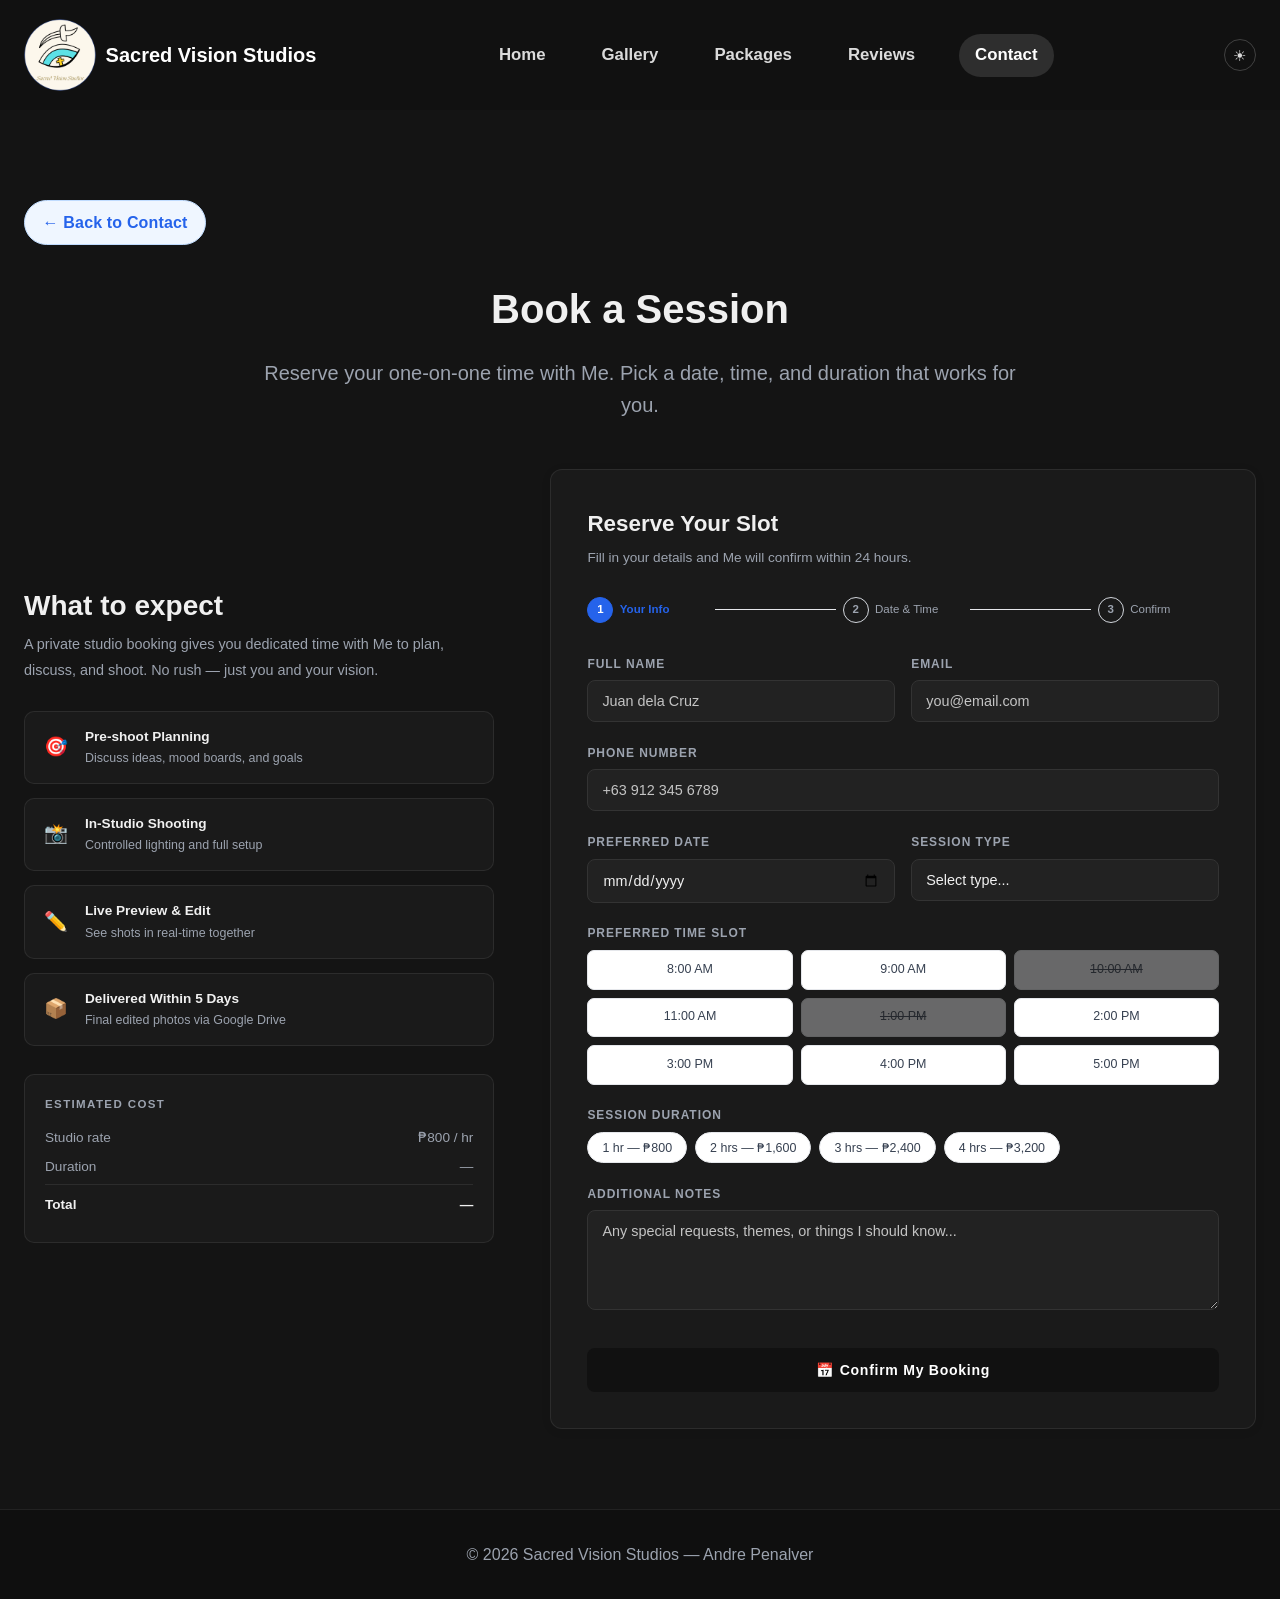
<file: booking.html>
<!DOCTYPE html>
<html lang="en">
<head>
  <meta charset="UTF-8" />
  <meta name="viewport" content="width=device-width, initial-scale=1.0" />
  <title>Book a Session — Sacred Vision Studios</title>
  <link rel="preconnect" href="https://fonts.googleapis.com">
  <link rel="preconnect" href="https://fonts.gstatic.com" crossorigin>
  <link href="https://fonts.googleapis.com/css2?family=Inter:wght@400;500;600;700;800&display=swap" rel="stylesheet">
  <link rel="stylesheet" href="style.css">
  <script src="theme.js"></script>
</head>
<body>

  <header id="navbar">
    <div class="nav-container">
      <a class="brand" href="index.html">
        <img class="nav-logo" src="Logo.png" alt="Logo" />
        <span class="logo">Sacred Vision Studios</span>
      </a>
      <nav class="nav-links">
        <a class="nav-link" href="index.html">Home</a>
        <a class="nav-link" href="gallery.html">Gallery</a>
        <a class="nav-link" href="packages.html">Packages</a>
        <a class="nav-link" href="reviews.html">Reviews</a>
        <a class="nav-link active" href="contact.html">Contact</a>
      </nav>
      <button class="theme-toggle" id="themeToggle" aria-label="Toggle theme"><span class="theme-icon">☀</span></button>
      <button class="mobile-menu-btn" id="mobileMenuBtn">&#9776;</button>
    </div>
    <div class="mobile-nav" id="mobileNav">
      <a class="mobile-nav-link" href="index.html">Home</a>
      <a class="mobile-nav-link" href="gallery.html">Gallery</a>
      <a class="mobile-nav-link" href="packages.html">Packages</a>
      <a class="mobile-nav-link" href="reviews.html">Reviews</a>
      <a class="mobile-nav-link active" href="contact.html">Contact</a>
    </div>
  </header>

  <section class="section booking-section">
    <div class="container">

      <a href="contact.html" class="back-link">&#8592; Back to Contact</a>

      <div class="section-header">
        <h2>Book a Session</h2>
        <p>Reserve your one-on-one time with Me. Pick a date, time, and duration that works for you.</p>
      </div>

      <div class="booking-layout">

        <!-- Left info -->
        <div class="booking-info">
          <h2>What to expect</h2>
          <p>A private studio booking gives you dedicated time with Me to plan, discuss, and shoot. No rush — just you and your vision.</p>
          <div class="booking-highlights">
            <div class="booking-highlight">
              <div class="highlight-icon">🎯</div>
              <div><div class="highlight-title">Pre-shoot Planning</div><div class="highlight-desc">Discuss ideas, mood boards, and goals</div></div>
            </div>
            <div class="booking-highlight">
              <div class="highlight-icon">📸</div>
              <div><div class="highlight-title">In-Studio Shooting</div><div class="highlight-desc">Controlled lighting and full setup</div></div>
            </div>
            <div class="booking-highlight">
              <div class="highlight-icon">✏️</div>
              <div><div class="highlight-title">Live Preview &amp; Edit</div><div class="highlight-desc">See shots in real-time together</div></div>
            </div>
            <div class="booking-highlight">
              <div class="highlight-icon">📦</div>
              <div><div class="highlight-title">Delivered Within 5 Days</div><div class="highlight-desc">Final edited photos via Google Drive</div></div>
            </div>
          </div>
          <div class="pricing-box" id="pricingBox">
            <h4>Estimated Cost</h4>
            <div class="pricing-row"><span>Studio rate</span><span>&#8369;800 / hr</span></div>
            <div class="pricing-row" id="priceHours"><span>Duration</span><span>—</span></div>
            <div class="pricing-row total" id="priceTotal"><span>Total</span><span>—</span></div>
          </div>
        </div>

        <!-- Right form -->
        <div class="booking-form-card">
          <div id="bookingFormView">
            <h3>Reserve Your Slot</h3>
            <p class="form-sub">Fill in your details and Me will confirm within 24 hours.</p>

            <div class="steps-bar">
              <div class="step active" id="step1"><div class="step-num">1</div><div class="step-label">Your Info</div></div>
              <div class="step-line"></div>
              <div class="step" id="step2"><div class="step-num">2</div><div class="step-label">Date &amp; Time</div></div>
              <div class="step-line"></div>
              <div class="step" id="step3"><div class="step-num">3</div><div class="step-label">Confirm</div></div>
            </div>

            <form id="bookingForm">
              <div class="form-row">
                <div class="form-group">
                  <label>Full Name</label>
                  <input type="text" id="bName" placeholder="Juan dela Cruz" required />
                </div>
                <div class="form-group">
                  <label>Email</label>
                  <input type="email" id="bEmail" placeholder="you@email.com" required />
                </div>
              </div>
              <div class="form-group">
                <label>Phone Number</label>
                <input type="tel" id="bPhone" placeholder="+63 912 345 6789" />
              </div>
              <div class="form-row">
                <div class="form-group">
                  <label>Preferred Date</label>
                  <input type="date" id="bDate" required />
                </div>
                <div class="form-group">
                  <label>Session Type</label>
                  <select id="bType">
                    <option value="">Select type...</option>
                    <option>Portrait Session</option>
                    <option>Product Photography</option>
                    <option>Creative Concept</option>
                    <option>Event Pre-Planning</option>
                    <option>Custom / Other</option>
                  </select>
                </div>
              </div>
              <div class="form-group">
                <label>Preferred Time Slot</label>
                <div class="time-slots">
                  <div class="time-slot" data-time="8:00 AM">8:00 AM</div>
                  <div class="time-slot" data-time="9:00 AM">9:00 AM</div>
                  <div class="time-slot unavailable" data-time="10:00 AM">10:00 AM</div>
                  <div class="time-slot" data-time="11:00 AM">11:00 AM</div>
                  <div class="time-slot unavailable" data-time="1:00 PM">1:00 PM</div>
                  <div class="time-slot" data-time="2:00 PM">2:00 PM</div>
                  <div class="time-slot" data-time="3:00 PM">3:00 PM</div>
                  <div class="time-slot" data-time="4:00 PM">4:00 PM</div>
                  <div class="time-slot" data-time="5:00 PM">5:00 PM</div>
                </div>
              </div>
              <div class="form-group">
                <label>Session Duration</label>
                <div class="duration-options">
                  <button type="button" class="duration-btn" data-hours="1">1 hr — &#8369;800</button>
                  <button type="button" class="duration-btn" data-hours="2">2 hrs — &#8369;1,600</button>
                  <button type="button" class="duration-btn" data-hours="3">3 hrs — &#8369;2,400</button>
                  <button type="button" class="duration-btn" data-hours="4">4 hrs — &#8369;3,200</button>
                </div>
              </div>
              <div class="form-group">
                <label>Additional Notes</label>
                <textarea id="bNotes" placeholder="Any special requests, themes, or things I should know..."></textarea>
              </div>
              <button type="submit" class="book-btn">&#128197; Confirm My Booking</button>
            </form>
          </div>

          <!-- Confirmation screen -->
          <div class="confirmation" id="confirmView">
            <div class="confirm-icon">🎉</div>
            <h3>Booking Request Sent!</h3>
            <p>I will review your reservation and confirm within 24 hours via email. Get ready for your session!</p>
            <div class="confirm-details" id="confirmDetails"></div>
            <a href="index.html" class="confirm-home">&#8592; Back to Home</a>
          </div>
        </div>

      </div>
    </div>
  </section>

  <footer class="footer">
    <p>&copy; 2026 Sacred Vision Studios &mdash; Andre Penalver</p>
  </footer>
  
  <script src="javascript.js"></script>
  <script src="modal.js"></script>
</body>
</html>
</file>
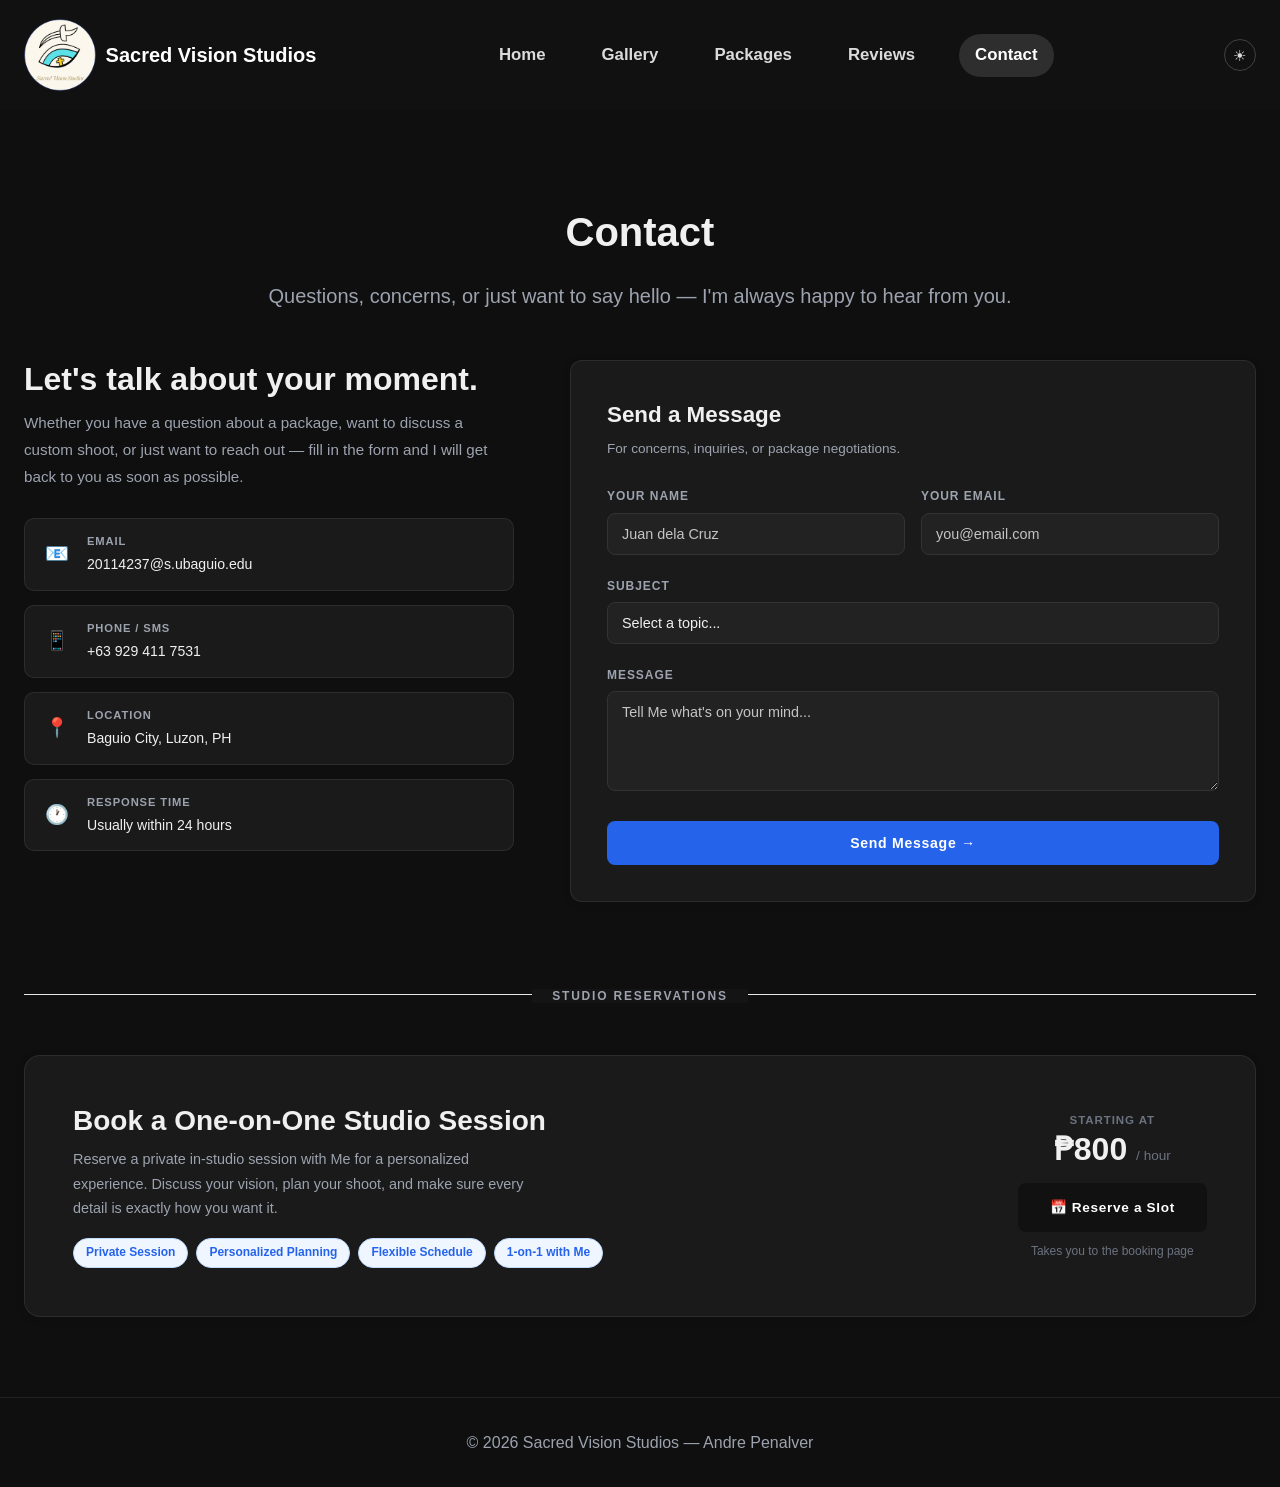
<file: contact.html>
<!DOCTYPE html>
<html lang="en">
<head>
  <meta charset="UTF-8" />
  <meta name="viewport" content="width=device-width, initial-scale=1.0" />
  <title>Contact — Sacred Vision Studios</title>
  <link rel="preconnect" href="https://fonts.googleapis.com">
  <link rel="preconnect" href="https://fonts.gstatic.com" crossorigin>
  <link href="https://fonts.googleapis.com/css2?family=Inter:wght@400;500;600;700;800&display=swap" rel="stylesheet">
  <link rel="stylesheet" href="style.css">
  <script src="theme.js"></script>
</head>
<body>
  <header id="navbar">
    <div class="nav-container">
      <a class="brand" href="index.html">
        <img class="nav-logo" src="Logo.png" alt="Logo" />
        <span class="logo">Sacred Vision Studios</span>
      </a>
      <nav class="nav-links">
        <a class="nav-link" href="index.html">Home</a>
        <a class="nav-link" href="gallery.html">Gallery</a>
        <a class="nav-link" href="packages.html">Packages</a>
        <a class="nav-link" href="reviews.html">Reviews</a>
        <a class="nav-link active" href="contact.html">Contact</a>
      </nav>
      <button class="theme-toggle" id="themeToggle" aria-label="Toggle theme"><span class="theme-icon">☀</span></button>
      <button class="mobile-menu-btn" id="mobileMenuBtn">&#9776;</button>
    </div>
    <div class="mobile-nav" id="mobileNav">
      <a class="mobile-nav-link" href="index.html">Home</a>
      <a class="mobile-nav-link" href="gallery.html">Gallery</a>
      <a class="mobile-nav-link" href="packages.html">Packages</a>
      <a class="mobile-nav-link" href="reviews.html">Reviews</a>
      <a class="mobile-nav-link active" href="contact.html">Contact</a>
    </div>
  </header>

  <section class="section contact-section">
    <div class="container">

      <div class="section-header">
        <h2>Contact</h2>
        <p>Questions, concerns, or just want to say hello — I'm always happy to hear from you.</p>
      </div>

      <div class="contact-layout">

        <!-- Left: Info -->
        <div class="contact-info">
          <h2>Let's talk about your moment.</h2>
          <p>Whether you have a question about a package, want to discuss a custom shoot, or just want to reach out — fill in the form and I will get back to you as soon as possible.</p>
          <div class="contact-details">
            <div class="contact-detail-item">
              <div class="contact-detail-icon">📧</div>
              <div><div class="contact-detail-label">Email</div><div class="contact-detail-value">20114237@s.ubaguio.edu</div></div>
            </div>
            <div class="contact-detail-item">
              <div class="contact-detail-icon">📱</div>
              <div><div class="contact-detail-label">Phone / SMS</div><div class="contact-detail-value">+63 929 411 7531</div></div>
            </div>
            <div class="contact-detail-item">
              <div class="contact-detail-icon">📍</div>
              <div><div class="contact-detail-label">Location</div><div class="contact-detail-value">Baguio City, Luzon, PH</div></div>
            </div>
            <div class="contact-detail-item">
              <div class="contact-detail-icon">🕐</div>
              <div><div class="contact-detail-label">Response Time</div><div class="contact-detail-value">Usually within 24 hours</div></div>
            </div>
          </div>
        </div>

        <!-- Right: Form -->
        <div class="contact-form-card">
          <h3>Send a Message</h3>
          <p class="form-sub">For concerns, inquiries, or package negotiations.</p>
          <form id="contactForm">
            <div class="form-row">
              <div class="form-group">
                <label>Your Name</label>
                <input type="text" id="name" placeholder="Juan dela Cruz" required />
              </div>
              <div class="form-group">
                <label>Your Email</label>
                <input type="email" id="email" placeholder="you@email.com" required />
              </div>
            </div>
            <div class="form-group">
              <label>Subject</label>
              <select id="subject">
                <option value="">Select a topic...</option>
                <option>Package Inquiry</option>
                <option>Price Negotiation</option>
                <option>Custom Shoot Request</option>
                <option>General Concern</option>
                <option>Other</option>
              </select>
            </div>
            <div class="form-group">
              <label>Message</label>
              <textarea id="message" placeholder="Tell Me what's on your mind..." required></textarea>
            </div>
            <button type="submit" class="submit-btn">Send Message &#8594;</button>
          </form>
        </div>

      </div>

      <!-- Divider -->
      <div class="section-divider"><span>Studio Reservations</span></div>

      <!-- Booking Banner -->
      <div class="booking-banner">
        <div class="booking-content">
          <h2>Book a One-on-One Studio Session</h2>
          <p>Reserve a private in-studio session with Me for a personalized experience. Discuss your vision, plan your shoot, and make sure every detail is exactly how you want it.</p>
          <div class="booking-tags">
            <span class="booking-tag">Private Session</span>
            <span class="booking-tag">Personalized Planning</span>
            <span class="booking-tag">Flexible Schedule</span>
            <span class="booking-tag">1-on-1 with Me</span>
          </div>
        </div>
        <div class="booking-cta">
          <div class="booking-price-label">Starting at</div>
          <div class="booking-price-value">&#8369;800 <span>/ hour</span></div>
          <a href="booking.html" class="booking-btn">&#128197; Reserve a Slot</a>
          <div class="booking-note">Takes you to the booking page</div>
        </div>
      </div>

    </div>
  </section>

  <footer class="footer">
    <p>&copy; 2026 Sacred Vision Studios &mdash; Andre Penalver</p>
  </footer>
  
  <script src="javascript.js"></script>
  <script src="modal.js"></script>
</body>
</html>
</file>
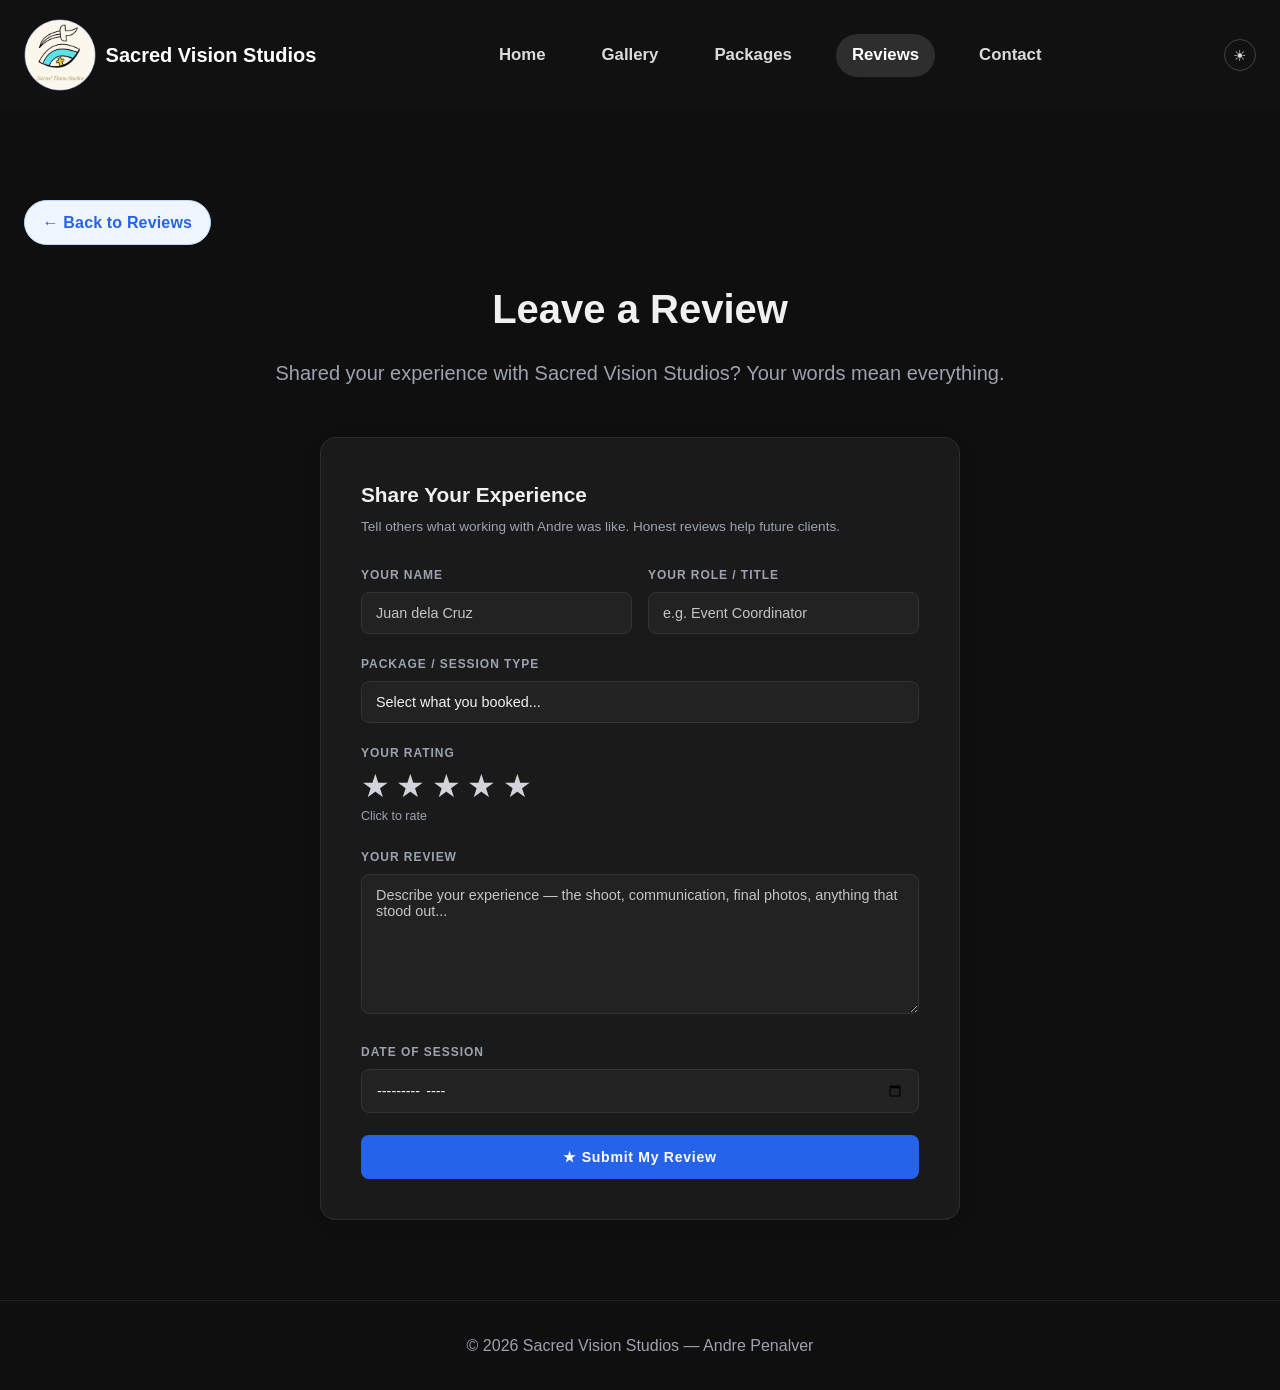
<file: leave-review.html>
<!DOCTYPE html>
<html lang="en">
<head>
  <meta charset="UTF-8" />
  <meta name="viewport" content="width=device-width, initial-scale=1.0" />
  <title>Leave a Review — Sacred Vision Studios</title>
  <link rel="preconnect" href="https://fonts.googleapis.com">
  <link rel="preconnect" href="https://fonts.gstatic.com" crossorigin>
  <link href="https://fonts.googleapis.com/css2?family=Inter:wght@400;500;600;700;800&display=swap" rel="stylesheet">
  <link rel="stylesheet" href="style.css">
  <script src="theme.js"></script>
</head>
<body>

  <header id="navbar">
    <div class="nav-container">
      <a class="brand" href="index.html">
        <img class="nav-logo" src="Logo.png" alt="Logo" />
        <span class="logo">Sacred Vision Studios</span>
      </a>
      <nav class="nav-links">
        <a class="nav-link" href="index.html">Home</a>
        <a class="nav-link" href="gallery.html">Gallery</a>
        <a class="nav-link" href="packages.html">Packages</a>
        <a class="nav-link active" href="reviews.html">Reviews</a>
        <a class="nav-link" href="contact.html">Contact</a>
      </nav>
      <button class="theme-toggle" id="themeToggle" aria-label="Toggle theme"><span class="theme-icon">☀</span></button>
      <button class="mobile-menu-btn" id="mobileMenuBtn">&#9776;</button>
    </div>
    <div class="mobile-nav" id="mobileNav">
      <a class="mobile-nav-link" href="index.html">Home</a>
      <a class="mobile-nav-link" href="gallery.html">Gallery</a>
      <a class="mobile-nav-link" href="packages.html">Packages</a>
      <a class="mobile-nav-link active" href="reviews.html">Reviews</a>
      <a class="mobile-nav-link" href="contact.html">Contact</a>
    </div>
  </header>

  <section class="section review-form-section">
    <div class="container">

      <a href="reviews.html" class="back-link">&#8592; Back to Reviews</a>

      <div class="section-header">
        <h2>Leave a Review</h2>
        <p>Shared your experience with Sacred Vision Studios? Your words mean everything.</p>
      </div>

      <div class="review-form-card">
        <div id="reviewFormView">
          <h3 style="font-size:1.3rem;font-weight:800;color:#111;margin-bottom:0.3rem;">Share Your Experience</h3>
          <p class="form-sub">Tell others what working with Andre was like. Honest reviews help future clients.</p>

          <form id="reviewForm">
            <div class="form-row">
              <div class="form-group">
                <label>Your Name</label>
                <input type="text" id="rName" placeholder="Juan dela Cruz" required />
              </div>
              <div class="form-group">
                <label>Your Role / Title</label>
                <input type="text" id="rRole" placeholder="e.g. Event Coordinator" />
              </div>
            </div>

            <div class="form-group">
              <label>Package / Session Type</label>
              <select id="rPackage">
                <option value="">Select what you booked...</option>
                <option>Snapshot</option>
                <option>Essentials</option>
                <option>Prime</option>
                <option>Horizon</option>
                <option>Legacy</option>
                <option>Bespoke</option>
                <option>Studio Session (1-on-1)</option>
                <option>Other</option>
              </select>
            </div>

            <div class="form-group">
              <label>Your Rating</label>
              <div class="star-picker" id="starPicker">
                <button type="button" class="star-btn" data-val="1">★</button>
                <button type="button" class="star-btn" data-val="2">★</button>
                <button type="button" class="star-btn" data-val="3">★</button>
                <button type="button" class="star-btn" data-val="4">★</button>
                <button type="button" class="star-btn" data-val="5">★</button>
              </div>
              <div style="font-size:0.78rem;color:#9ca3af;margin-top:0.3rem;" id="starLabel">Click to rate</div>
            </div>

            <div class="form-group">
              <label>Your Review</label>
              <textarea id="rText" placeholder="Describe your experience — the shoot, communication, final photos, anything that stood out..." required style="min-height:140px;"></textarea>
            </div>

            <div class="form-group">
              <label>Date of Session</label>
              <input type="month" id="rDate" />
            </div>

            <button type="submit" class="submit-btn">&#9733; Submit My Review</button>
          </form>
        </div>

        <!-- Confirmation -->
        <div class="review-confirm" id="reviewConfirm">
          <div class="review-confirm-icon">🌟</div>
          <h3 style="font-size:1.6rem;font-weight:800;color:#111;margin-bottom:0.5rem;">Thank You!</h3>
          <p style="color:#6b7280;font-size:0.92rem;line-height:1.7;max-width:400px;margin:0 auto 1.5rem;">
            Your review has been sent to Andre. It means a lot and helps other clients make the right choice.
          </p>
          <a href="reviews.html" class="confirm-home" style="background:#2563eb;">&#8592; Back to Reviews</a>
        </div>
      </div>

    </div>
  </section>

  <footer class="footer">
    <p>&copy; 2026 Sacred Vision Studios &mdash; Andre Penalver</p>
  </footer>

  <script src="javascript.js"></script>
  <script>
    // Mobile nav
    const mobileMenuBtn = document.getElementById('mobileMenuBtn');
    const mobileNav = document.getElementById('mobileNav');
    if (mobileMenuBtn) {
      mobileMenuBtn.addEventListener('click', () => mobileNav.classList.toggle('open'));
      document.querySelectorAll('.mobile-nav-link').forEach(l => l.addEventListener('click', () => mobileNav.classList.remove('open')));
    }
    window.addEventListener('scroll', () => {
      document.getElementById('navbar').classList.toggle('scrolled', window.scrollY > 10);
    });

    // Star picker
    let selectedStars = 0;
    const starLabels = ['','Poor','Fair','Good','Great','Excellent'];
    document.querySelectorAll('.star-btn').forEach(btn => {
      btn.addEventListener('mouseenter', () => {
        const v = parseInt(btn.dataset.val);
        document.querySelectorAll('.star-btn').forEach(b => b.classList.toggle('lit', parseInt(b.dataset.val) <= v));
      });
      btn.addEventListener('mouseleave', () => {
        document.querySelectorAll('.star-btn').forEach(b => b.classList.toggle('lit', parseInt(b.dataset.val) <= selectedStars));
      });
      btn.addEventListener('click', () => {
        selectedStars = parseInt(btn.dataset.val);
        document.getElementById('starLabel').textContent = starLabels[selectedStars] + ' (' + selectedStars + '/5)';
      });
    });

    // Form submit
    document.getElementById('reviewForm').addEventListener('submit', function(e) {
      e.preventDefault();
      if (!selectedStars) { alert('Please pick a star rating.'); return; }
      const name    = document.getElementById('rName').value.trim();
      const role    = document.getElementById('rRole').value.trim() || 'Client';
      const pkg     = document.getElementById('rPackage').value || 'General';
      const text    = document.getElementById('rText').value.trim();
      const date    = document.getElementById('rDate').value || '';
      const stars   = '★'.repeat(selectedStars) + '☆'.repeat(5 - selectedStars);

      const body =
        'New Review Submission\n\n' +
        'Name: ' + name + '\nRole: ' + role + '\nPackage: ' + pkg +
        '\nRating: ' + stars + ' (' + selectedStars + '/5)' +
        '\nDate: ' + date +
        '\n\nReview:\n' + text;

      document.getElementById('reviewFormView').style.display = 'none';
      document.getElementById('reviewConfirm').classList.add('show');

      setTimeout(() => {
        window.location.href =
          'mailto:andre@sacredvisionstudios.com' +
          '?subject=' + encodeURIComponent('New Review from ' + name) +
          '&body=' + encodeURIComponent(body);
      }, 1500);
    });
  </script>
</body>
</html>
</file>
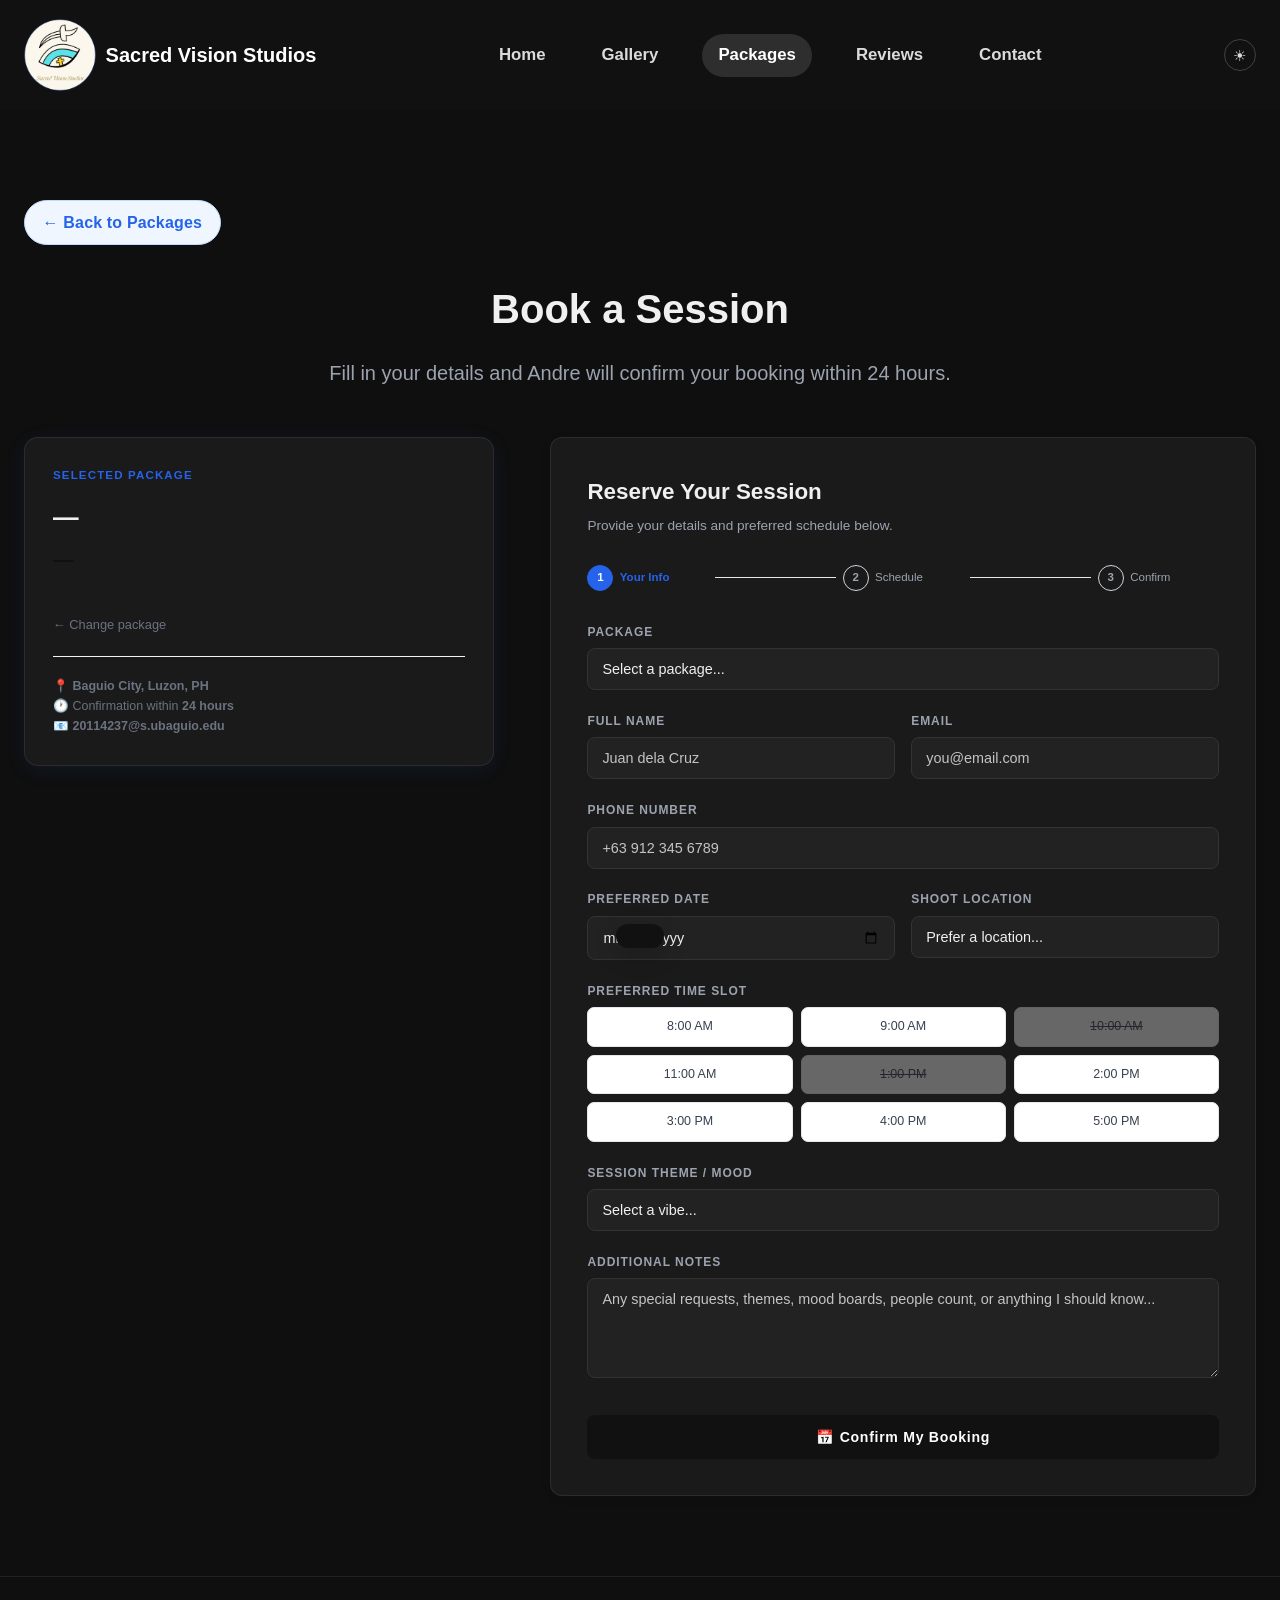
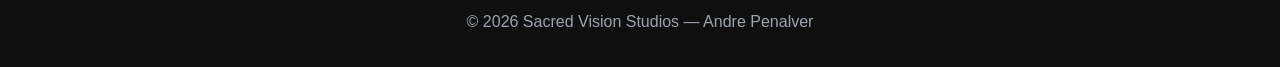
<file: package-booking.html>
<!DOCTYPE html>
<html lang="en">
<head>
  <meta charset="UTF-8" />
  <meta name="viewport" content="width=device-width, initial-scale=1.0" />
  <title>Book a Package — Sacred Vision Studios</title>
  <link rel="preconnect" href="https://fonts.googleapis.com">
  <link rel="preconnect" href="https://fonts.gstatic.com" crossorigin>
  <link href="https://fonts.googleapis.com/css2?family=Inter:wght@400;500;600;700;800&display=swap" rel="stylesheet">
  <link rel="stylesheet" href="style.css">
  <script src="theme.js"></script>
</head>
<body>

  <header id="navbar">
    <div class="nav-container">
      <a class="brand" href="index.html">
        <img class="nav-logo" src="Logo.png" alt="Logo" />
        <span class="logo">Sacred Vision Studios</span>
      </a>
      <nav class="nav-links">
        <a class="nav-link" href="index.html">Home</a>
        <a class="nav-link" href="gallery.html">Gallery</a>
        <a class="nav-link active" href="packages.html">Packages</a>
        <a class="nav-link" href="reviews.html">Reviews</a>
        <a class="nav-link" href="contact.html">Contact</a>
      </nav>
      <button class="theme-toggle" id="themeToggle" aria-label="Toggle theme"><span class="theme-icon">☀</span></button>
      <button class="mobile-menu-btn" id="mobileMenuBtn">&#9776;</button>
    </div>
    <div class="mobile-nav" id="mobileNav">
      <a class="mobile-nav-link" href="index.html">Home</a>
      <a class="mobile-nav-link" href="gallery.html">Gallery</a>
      <a class="mobile-nav-link active" href="packages.html">Packages</a>
      <a class="mobile-nav-link" href="reviews.html">Reviews</a>
      <a class="mobile-nav-link" href="contact.html">Contact</a>
    </div>
  </header>

  <section class="section pkg-booking-section">
    <div class="container">

      <a href="packages.html" class="back-link">&#8592; Back to Packages</a>

      <div class="section-header">
        <h2>Book a Session</h2>
        <p>Fill in your details and Andre will confirm your booking within 24 hours.</p>
      </div>

      <div class="pkg-booking-layout">

        <!-- Left: Package Summary -->
        <div class="pkg-summary-card" id="pkgSummary">
          <div style="font-size:0.72rem;font-weight:700;text-transform:uppercase;letter-spacing:0.1em;color:#2563eb;margin-bottom:0.75rem;">Selected Package</div>
          <div class="pkg-summary-name" id="sumName">—</div>
          <div class="pkg-summary-price" id="sumPrice">—</div>
          <ul class="pkg-features-mini" id="sumFeatures"></ul>
          <a href="packages.html" class="pkg-change-link">&#8592; Change package</a>
          <hr style="margin:1.25rem 0;border:none;border-top:1px solid #f3f4f6;">
          <div style="font-size:0.78rem;color:#6b7280;line-height:1.6;">
            📍 <strong>Baguio City, Luzon, PH</strong><br>
            🕐 Confirmation within <strong>24 hours</strong><br>
            📧 <strong>20114237@s.ubaguio.edu</strong>
          </div>
        </div>

        <!-- Right: Booking Form -->
        <div class="booking-form-card">
          <div id="pkgFormView">
            <h3>Reserve Your Session</h3>
            <p class="form-sub">Provide your details and preferred schedule below.</p>

            <div class="steps-bar">
              <div class="step active" id="pstep1"><div class="step-num">1</div><div class="step-label">Your Info</div></div>
              <div class="step-line"></div>
              <div class="step" id="pstep2"><div class="step-num">2</div><div class="step-label">Schedule</div></div>
              <div class="step-line"></div>
              <div class="step" id="pstep3"><div class="step-num">3</div><div class="step-label">Confirm</div></div>
            </div>

            <form id="pkgBookingForm">

              <!-- Package selector (pre-filled from URL if available) -->
              <div class="form-group">
                <label>Package</label>
                <select id="pbPackage" required>
                  <option value="">Select a package...</option>
                  <option value="Snapshot|₱500">📷 Snapshot — ₱500</option>
                  <option value="Essentials|₱1,200">🌅 Essentials — ₱1,200</option>
                  <option value="Prime|₱2,500">⭐ Prime — ₱2,500</option>
                  <option value="Horizon|₱3,500+">🏔️ Horizon — ₱3,500+</option>
                  <option value="Legacy|₱5,000+">🎞️ Legacy — ₱5,000+</option>
                  <option value="Bespoke|Custom">✨ Bespoke — Custom</option>
                </select>
              </div>

              <div class="form-row">
                <div class="form-group">
                  <label>Full Name</label>
                  <input type="text" id="pbName" placeholder="Juan dela Cruz" required />
                </div>
                <div class="form-group">
                  <label>Email</label>
                  <input type="email" id="pbEmail" placeholder="you@email.com" required />
                </div>
              </div>

              <div class="form-group">
                <label>Phone Number</label>
                <input type="tel" id="pbPhone" placeholder="+63 912 345 6789" />
              </div>

              <div class="form-row">
                <div class="form-group">
                  <label>Preferred Date</label>
                  <input type="date" id="pbDate" required />
                </div>
                <div class="form-group">
                  <label>Shoot Location</label>
                  <select id="pbLocation">
                    <option value="">Prefer a location...</option>
                    <option>In-Studio (Baguio City)</option>
                    <option>Outdoor — City Area</option>
                    <option>Outdoor — Nature / Mountain</option>
                    <option>Client's Location</option>
                    <option>To Be Discussed</option>
                  </select>
                </div>
              </div>

              <div class="form-group">
                <label>Preferred Time Slot</label>
                <div class="time-slots">
                  <div class="time-slot" data-time="8:00 AM">8:00 AM</div>
                  <div class="time-slot" data-time="9:00 AM">9:00 AM</div>
                  <div class="time-slot unavailable" data-time="10:00 AM">10:00 AM</div>
                  <div class="time-slot" data-time="11:00 AM">11:00 AM</div>
                  <div class="time-slot unavailable" data-time="1:00 PM">1:00 PM</div>
                  <div class="time-slot" data-time="2:00 PM">2:00 PM</div>
                  <div class="time-slot" data-time="3:00 PM">3:00 PM</div>
                  <div class="time-slot" data-time="4:00 PM">4:00 PM</div>
                  <div class="time-slot" data-time="5:00 PM">5:00 PM</div>
                </div>
              </div>

              <div class="form-group">
                <label>Session Theme / Mood</label>
                <select id="pbTheme">
                  <option value="">Select a vibe...</option>
                  <option>Natural / Candid</option>
                  <option>Dark & Moody</option>
                  <option>Bright & Airy</option>
                  <option>Editorial / Fashion</option>
                  <option>Documentary / Street</option>
                  <option>Product / Commercial</option>
                  <option>Custom (describe below)</option>
                </select>
              </div>

              <div class="form-group">
                <label>Additional Notes</label>
                <textarea id="pbNotes" placeholder="Any special requests, themes, mood boards, people count, or anything I should know..."></textarea>
              </div>

              <button type="submit" class="book-btn">&#128197; Confirm My Booking</button>
            </form>
          </div>

          <!-- Confirmation screen -->
          <div class="confirmation" id="pkgConfirmView">
            <div class="confirm-icon">🎉</div>
            <h3>Booking Request Sent!</h3>
            <p>Andre will review your booking and confirm within 24 hours via email. Get ready for your shoot!</p>
            <div class="confirm-details" id="pkgConfirmDetails"></div>
            <a href="index.html" class="confirm-home">&#8592; Back to Home</a>
          </div>
        </div>

      </div>
    </div>
  </section>

  <footer class="footer">
    <p>&copy; 2026 Sacred Vision Studios &mdash; Andre Penalver</p>
  </footer>

  <div class="toast" id="toast"></div>

  <script src="javascript.js"></script>
  <script>
    // Mobile nav
    document.getElementById('mobileMenuBtn').addEventListener('click', () =>
      document.getElementById('mobileNav').classList.toggle('open'));
    document.querySelectorAll('.mobile-nav-link').forEach(l =>
      l.addEventListener('click', () => document.getElementById('mobileNav').classList.remove('open')));
    window.addEventListener('scroll', () =>
      document.getElementById('navbar').classList.toggle('scrolled', window.scrollY > 10));

    // Package data
    const pkgData = {
      'Snapshot':   { price:'₱500 / session',  features:['1-hour shoot session','10 edited photos','1 location only','Delivered via Google Drive','3-day turnaround'] },
      'Essentials': { price:'₱1,200 / session', features:['2-hour shoot session','25 edited photos','Up to 2 locations','Delivered via Google Drive','5-day turnaround','1 round of revision'] },
      'Prime':      { price:'₱2,500 / session', features:['4-hour shoot session','50 edited photos','Up to 3 locations','Digital + USB delivery','5-day turnaround','2 rounds of revision','Basic color grading included'] },
      'Horizon':    { price:'Starting at ₱3,500', features:['Full-day shoot (up to 8 hrs)','80 edited photos','Multiple outdoor locations','Travel fee may apply','Premium color grading','3 rounds of revision'] },
      'Legacy':     { price:'Starting at ₱5,000', features:['2-day shoot coverage','150+ edited photos','Unlimited locations','Short highlight reel (video)','Premium color grading','Unlimited revisions','Printed photo album included'] },
      'Bespoke':    { price:'Custom pricing', features:['You define the scope & deliverables','Flexible schedule & locations','Any style — portrait, event, product','Discuss and agree on terms','Best for unique or large projects'] },
    };

    function updateSummary(pkgName) {
      const d = pkgData[pkgName];
      if (!d) {
        document.getElementById('sumName').textContent = '—';
        document.getElementById('sumPrice').textContent = '—';
        document.getElementById('sumFeatures').innerHTML = '';
        return;
      }
      document.getElementById('sumName').textContent  = pkgName;
      document.getElementById('sumPrice').textContent = d.price;
      document.getElementById('sumFeatures').innerHTML = d.features.map(f => '<li>' + f + '</li>').join('');
    }

    // Pre-fill from URL params
    const params = new URLSearchParams(window.location.search);
    const urlPkg = params.get('pkg');
    const sel = document.getElementById('pbPackage');
    if (urlPkg) {
      for (let opt of sel.options) {
        if (opt.value.startsWith(urlPkg)) { opt.selected = true; updateSummary(urlPkg); break; }
      }
    }

    sel.addEventListener('change', function() {
      const name = this.value.split('|')[0];
      updateSummary(name);
      document.getElementById('pstep1').classList.add('done');
    });

    // Min date
    document.getElementById('pbDate').min = new Date().toISOString().split('T')[0];

    // Time slot selection
    let selectedTime = '';
    document.querySelectorAll('.time-slot:not(.unavailable)').forEach(s => {
      s.addEventListener('click', () => {
        document.querySelectorAll('.time-slot').forEach(x => x.classList.remove('selected'));
        s.classList.add('selected');
        selectedTime = s.dataset.time;
        document.getElementById('pstep2').classList.add('done');
      });
    });

    // Name step progress
    document.getElementById('pbName').addEventListener('input', () => {
      if (document.getElementById('pbName').value.trim())
        document.getElementById('pstep1').classList.add('done');
    });

    // Submit
    document.getElementById('pkgBookingForm').addEventListener('submit', function(e) {
      e.preventDefault();
      if (!selectedTime) { alert('Please select a preferred time slot.'); return; }

      const pkgVal  = document.getElementById('pbPackage').value;
      const pkgName = pkgVal ? pkgVal.split('|')[0] : 'Not selected';
      const pkgPrc  = pkgVal ? pkgVal.split('|')[1] : '—';
      const name    = document.getElementById('pbName').value.trim();
      const email   = document.getElementById('pbEmail').value.trim();
      const phone   = document.getElementById('pbPhone').value.trim() || '—';
      const date    = document.getElementById('pbDate').value;
      const loc     = document.getElementById('pbLocation').value || 'To Be Discussed';
      const theme   = document.getElementById('pbTheme').value || 'To Be Discussed';
      const notes   = document.getElementById('pbNotes').value.trim() || '—';

      document.getElementById('pstep3').classList.add('active', 'done');

      document.getElementById('pkgConfirmDetails').innerHTML =
        '<div class="confirm-row"><span class="lbl">Package</span><span class="val">' + pkgName + '</span></div>' +
        '<div class="confirm-row"><span class="lbl">Price</span><span class="val" style="color:#2563eb">' + pkgPrc + '</span></div>' +
        '<div class="confirm-row"><span class="lbl">Name</span><span class="val">' + name + '</span></div>' +
        '<div class="confirm-row"><span class="lbl">Email</span><span class="val">' + email + '</span></div>' +
        '<div class="confirm-row"><span class="lbl">Date</span><span class="val">' + date + '</span></div>' +
        '<div class="confirm-row"><span class="lbl">Time</span><span class="val">' + selectedTime + '</span></div>' +
        '<div class="confirm-row"><span class="lbl">Location</span><span class="val">' + loc + '</span></div>' +
        '<div class="confirm-row"><span class="lbl">Theme</span><span class="val">' + theme + '</span></div>';

      document.getElementById('pkgFormView').style.display = 'none';
      document.getElementById('pkgConfirmView').classList.add('show');

      const body =
        'New Package Booking Request\n\n' +
        'Package: ' + pkgName + ' (' + pkgPrc + ')\n' +
        'Name: ' + name + '\nEmail: ' + email + '\nPhone: ' + phone + '\n' +
        'Date: ' + date + '\nTime: ' + selectedTime + '\n' +
        'Location: ' + loc + '\nTheme/Mood: ' + theme + '\n\nNotes:\n' + notes;

      setTimeout(() => {
        window.location.href =
          'mailto:andre@sacredvisionstudios.com' +
          '?subject=' + encodeURIComponent('Package Booking - ' + pkgName + ' - ' + name) +
          '&body=' + encodeURIComponent(body);
      }, 1500);
    });
  </script>
</body>
</html>
</file>
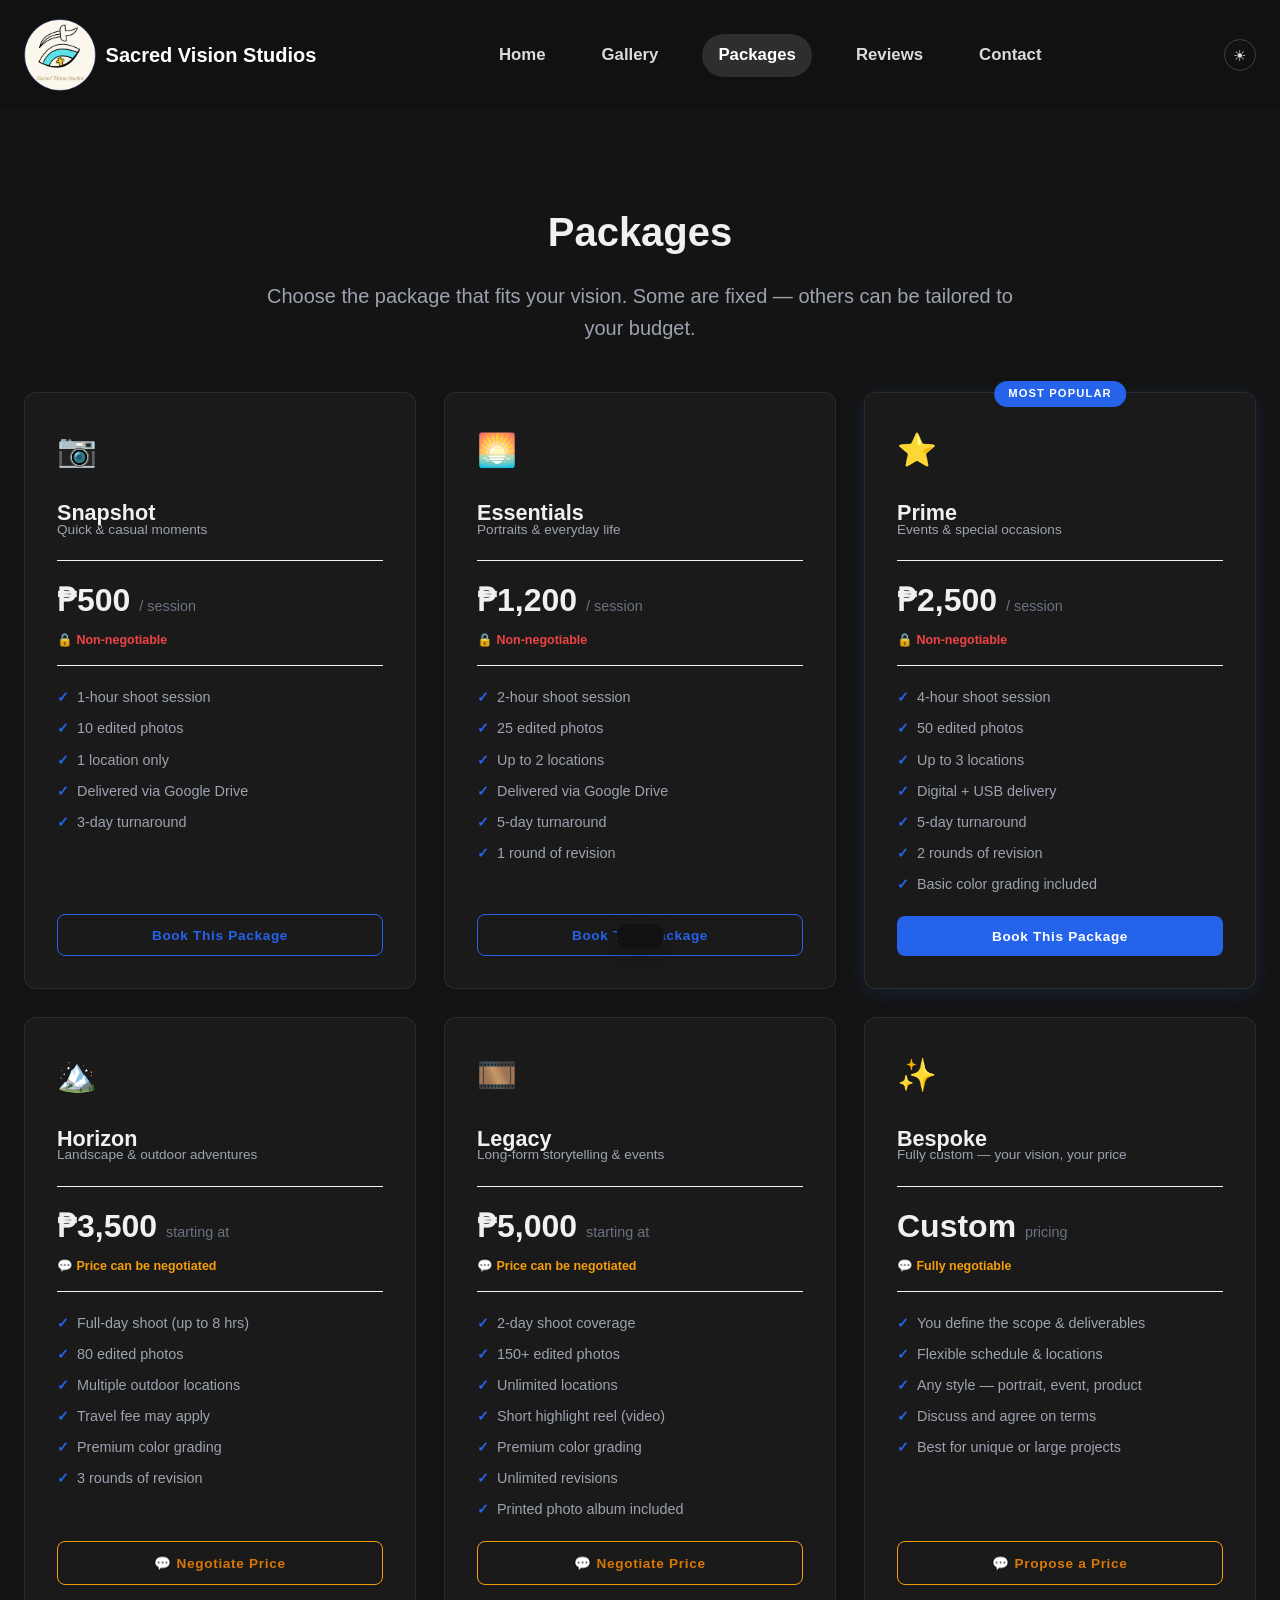
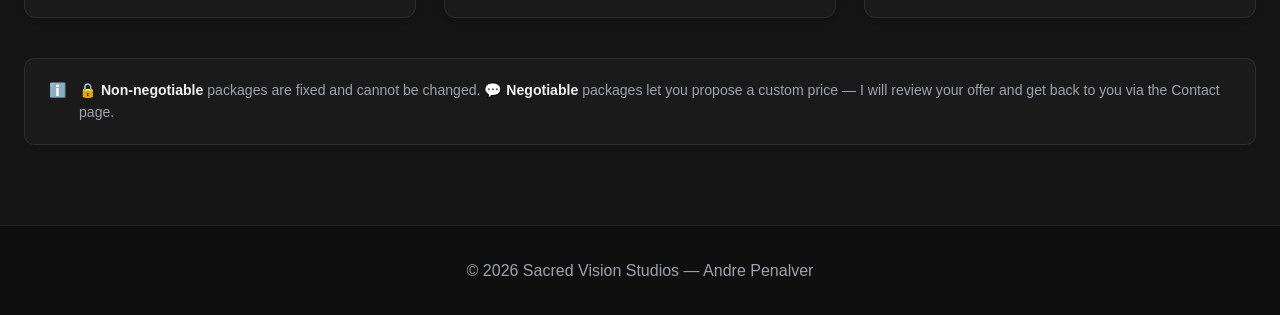
<file: packages.html>
<!DOCTYPE html>
<html lang="en">
<head>
  <meta charset="UTF-8" />
  <meta name="viewport" content="width=device-width, initial-scale=1.0" />
  <title>Packages — Sacred Vision Studios</title>
  <link rel="preconnect" href="https://fonts.googleapis.com">
  <link rel="preconnect" href="https://fonts.gstatic.com" crossorigin>
  <link href="https://fonts.googleapis.com/css2?family=Inter:wght@400;500;600;700;800&display=swap" rel="stylesheet">
  <link rel="stylesheet" href="style.css">
  <script src="theme.js"></script>
</head>
<body>

  <header id="navbar">
    <div class="nav-container">
      <a class="brand" href="index.html">
        <img class="nav-logo" src="Logo.png" alt="Logo" />
        <span class="logo">Sacred Vision Studios</span>
      </a>
      <nav class="nav-links">
        <a class="nav-link" href="index.html">Home</a>
        <a class="nav-link" href="gallery.html">Gallery</a>
        <a class="nav-link active" href="packages.html">Packages</a>
        <a class="nav-link" href="reviews.html">Reviews</a>
        <a class="nav-link" href="contact.html">Contact</a>
      </nav>
      <button class="theme-toggle" id="themeToggle" aria-label="Toggle theme"><span class="theme-icon">☀</span></button>
      <button class="mobile-menu-btn" id="mobileMenuBtn">&#9776;</button>
    </div>
    <div class="mobile-nav" id="mobileNav">
      <a class="mobile-nav-link" href="index.html">Home</a>
      <a class="mobile-nav-link" href="gallery.html">Gallery</a>
      <a class="mobile-nav-link active" href="packages.html">Packages</a>
      <a class="mobile-nav-link" href="reviews.html">Reviews</a>
      <a class="mobile-nav-link" href="contact.html">Contact</a>
    </div>
  </header>

  <section class="section packages-section">
    <div class="container">

      <div class="section-header">
        <h2>Packages</h2>
        <p>Choose the package that fits your vision. Some are fixed — others can be tailored to your budget.</p>
      </div>

      <div class="packages-grid">

        <!-- 1. Snapshot — FIXED -->
        <div class="package-card">
          <div class="package-icon">📷</div>
          <div>
            <div class="package-name">Snapshot</div>
            <div class="package-tagline">Quick &amp; casual moments</div>
          </div>
          <div class="package-price-block">
            <div class="package-price">&#8369;500 <span>/ session</span></div>
            <div class="price-note fixed">🔒 Non-negotiable</div>
          </div>
          <ul class="package-features">
            <li>1-hour shoot session</li>
            <li>10 edited photos</li>
            <li>1 location only</li>
            <li>Delivered via Google Drive</li>
            <li>3-day turnaround</li>
          </ul>
          <button class="package-btn btn-outline-blue" onclick="bookPackage('Snapshot','&#8369;500')">Book This Package</button>
        </div>

        <!-- 2. Essentials — FIXED -->
        <div class="package-card">
          <div class="package-icon">🌅</div>
          <div>
            <div class="package-name">Essentials</div>
            <div class="package-tagline">Portraits &amp; everyday life</div>
          </div>
          <div class="package-price-block">
            <div class="package-price">&#8369;1,200 <span>/ session</span></div>
            <div class="price-note fixed">🔒 Non-negotiable</div>
          </div>
          <ul class="package-features">
            <li>2-hour shoot session</li>
            <li>25 edited photos</li>
            <li>Up to 2 locations</li>
            <li>Delivered via Google Drive</li>
            <li>5-day turnaround</li>
            <li>1 round of revision</li>
          </ul>
          <button class="package-btn btn-outline-blue" onclick="bookPackage('Essentials','&#8369;1,200')">Book This Package</button>
        </div>

        <!-- 3. Prime — FEATURED, FIXED -->
        <div class="package-card featured">
          <div class="featured-badge">Most Popular</div>
          <div class="package-icon">⭐</div>
          <div>
            <div class="package-name">Prime</div>
            <div class="package-tagline">Events &amp; special occasions</div>
          </div>
          <div class="package-price-block">
            <div class="package-price">&#8369;2,500 <span>/ session</span></div>
            <div class="price-note fixed">🔒 Non-negotiable</div>
          </div>
          <ul class="package-features">
            <li>4-hour shoot session</li>
            <li>50 edited photos</li>
            <li>Up to 3 locations</li>
            <li>Digital + USB delivery</li>
            <li>5-day turnaround</li>
            <li>2 rounds of revision</li>
            <li>Basic color grading included</li>
          </ul>
          <button class="package-btn btn-blue" onclick="bookPackage('Prime','&#8369;2,500')">Book This Package</button>
        </div>

        <!-- 4. Horizon — NEGOTIABLE -->
        <div class="package-card" id="pkg-horizon">
          <div class="package-icon">🏔️</div>
          <div>
            <div class="package-name">Horizon</div>
            <div class="package-tagline">Landscape &amp; outdoor adventures</div>
          </div>
          <div class="package-price-block">
            <div class="package-price">&#8369;3,500 <span>starting at</span></div>
            <div class="price-note negotiable">💬 Price can be negotiated</div>
          </div>
          <ul class="package-features">
            <li>Full-day shoot (up to 8 hrs)</li>
            <li>80 edited photos</li>
            <li>Multiple outdoor locations</li>
            <li>Travel fee may apply</li>
            <li>Premium color grading</li>
            <li>3 rounds of revision</li>
          </ul>
          <div class="custom-price-block">
            <div class="custom-price-label">Propose your budget</div>
            <input class="custom-price-input" type="number" id="price-horizon" placeholder="&#8369; Enter your offer" min="1000" />
          </div>
          <button class="package-btn btn-amber" onclick="toggleNegotiate('pkg-horizon','Horizon','price-horizon')">💬 Negotiate Price</button>
        </div>

        <!-- 5. Legacy — NEGOTIABLE -->
        <div class="package-card" id="pkg-legacy">
          <div class="package-icon">🎞️</div>
          <div>
            <div class="package-name">Legacy</div>
            <div class="package-tagline">Long-form storytelling &amp; events</div>
          </div>
          <div class="package-price-block">
            <div class="package-price">&#8369;5,000 <span>starting at</span></div>
            <div class="price-note negotiable">💬 Price can be negotiated</div>
          </div>
          <ul class="package-features">
            <li>2-day shoot coverage</li>
            <li>150+ edited photos</li>
            <li>Unlimited locations</li>
            <li>Short highlight reel (video)</li>
            <li>Premium color grading</li>
            <li>Unlimited revisions</li>
            <li>Printed photo album included</li>
          </ul>
          <div class="custom-price-block">
            <div class="custom-price-label">Propose your budget</div>
            <input class="custom-price-input" type="number" id="price-legacy" placeholder="&#8369; Enter your offer" min="2000" />
          </div>
          <button class="package-btn btn-amber" onclick="toggleNegotiate('pkg-legacy','Legacy','price-legacy')">💬 Negotiate Price</button>
        </div>

        <!-- 6. Bespoke — FULLY CUSTOM -->
        <div class="package-card" id="pkg-bespoke">
          <div class="package-icon">✨</div>
          <div>
            <div class="package-name">Bespoke</div>
            <div class="package-tagline">Fully custom — your vision, your price</div>
          </div>
          <div class="package-price-block">
            <div class="package-price">Custom <span>pricing</span></div>
            <div class="price-note negotiable">💬 Fully negotiable</div>
          </div>
          <ul class="package-features">
            <li>You define the scope &amp; deliverables</li>
            <li>Flexible schedule &amp; locations</li>
            <li>Any style — portrait, event, product</li>
            <li>Discuss and agree on terms</li>
            <li>Best for unique or large projects</li>
          </ul>
          <div class="custom-price-block">
            <div class="custom-price-label">Your proposed budget</div>
            <input class="custom-price-input" type="number" id="price-bespoke" placeholder="&#8369; Enter your budget" min="500" />
          </div>
          <button class="package-btn btn-amber" onclick="toggleNegotiate('pkg-bespoke','Bespoke','price-bespoke')">💬 Propose a Price</button>
        </div>

      </div>

      <div class="packages-note">
        <span>ℹ️</span>
        <p><strong>🔒 Non-negotiable</strong> packages are fixed and cannot be changed. <strong>💬 Negotiable</strong> packages let you propose a custom price — I will review your offer and get back to you via the Contact page.</p>
      </div>

    </div>
  </section>

  <footer class="footer">
    <p>&copy; 2026 Sacred Vision Studios &mdash; Andre Penalver</p>
  </footer>

  <div class="toast" id="toast"></div>
  <script src="javascript.js"></script>
  <script src="modal.js"></script>
</body>
</html>
</file>
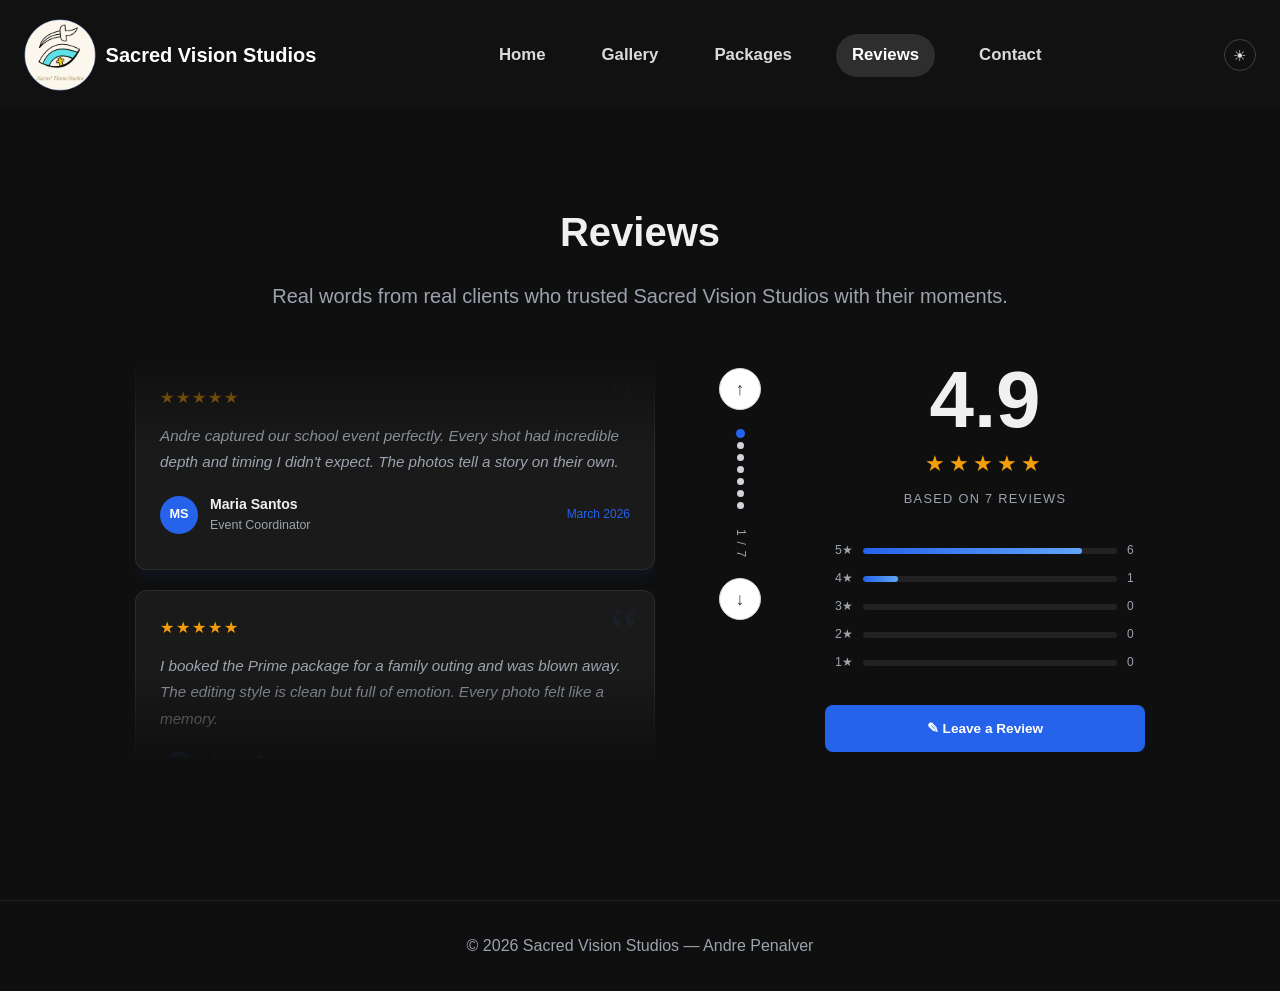
<file: reviews.html>
<!DOCTYPE html>
<html lang="en">
<head>
  <meta charset="UTF-8" />
  <meta name="viewport" content="width=device-width, initial-scale=1.0" />
  <title>Reviews — Sacred Vision Studios</title>
  <link rel="preconnect" href="https://fonts.googleapis.com">
  <link rel="preconnect" href="https://fonts.gstatic.com" crossorigin>
  <link href="https://fonts.googleapis.com/css2?family=Inter:wght@400;500;600;700;800&display=swap" rel="stylesheet">
  <link rel="stylesheet" href="style.css">
  <script src="theme.js"></script>
</head>
<body>

  <header id="navbar">
    <div class="nav-container">
      <a class="brand" href="index.html">
        <img class="nav-logo" src="Logo.png" alt="Logo" />
        <span class="logo">Sacred Vision Studios</span>
      </a>
      <nav class="nav-links">
        <a class="nav-link" href="index.html">Home</a>
        <a class="nav-link" href="gallery.html">Gallery</a>
        <a class="nav-link" href="packages.html">Packages</a>
        <a class="nav-link active" href="reviews.html">Reviews</a>
        <a class="nav-link" href="contact.html">Contact</a>
      </nav>
      <button class="theme-toggle" id="themeToggle" aria-label="Toggle theme"><span class="theme-icon">☀</span></button>
      <button class="mobile-menu-btn" id="mobileMenuBtn">&#9776;</button>
    </div>
    <div class="mobile-nav" id="mobileNav">
      <a class="mobile-nav-link" href="index.html">Home</a>
      <a class="mobile-nav-link" href="gallery.html">Gallery</a>
      <a class="mobile-nav-link" href="packages.html">Packages</a>
      <a class="mobile-nav-link active" href="reviews.html">Reviews</a>
      <a class="mobile-nav-link" href="contact.html">Contact</a>
    </div>
  </header>

  <section class="section reviews-section">
    <div class="container">

      <div class="section-header">
        <h2>Reviews</h2>
        <p>Real words from real clients who trusted Sacred Vision Studios with their moments.</p>
      </div>

      <div class="reviews-layout">

        <!-- Wheel -->
        <div>
          <div class="wheel-outer" id="wheelOuter">
            <div class="wheel-track" id="wheelTrack"></div>
          </div>
        </div>

        <!-- Controls -->
        <div class="wheel-controls">
          <button class="wheel-btn" id="btnUp" title="Previous">&#8593;</button>
          <div class="wheel-dots" id="wheelDots"></div>
          <div class="wheel-counter" id="wheelCounter">1 / 7</div>
          <button class="wheel-btn" id="btnDown" title="Next">&#8595;</button>
        </div>

        <!-- Stats -->
        <div class="reviews-stats">
          <div class="stats-score">
            <div class="stats-big">4.9</div>
            <div class="stats-stars">&#9733;&#9733;&#9733;&#9733;&#9733;</div>
            <div class="stats-label">Based on 7 reviews</div>
          </div>
          <div class="stats-bars">
            <div class="stat-row"><div class="stat-lbl">5★</div><div class="stat-track"><div class="stat-fill" style="width:86%"></div></div><div class="stat-count">6</div></div>
            <div class="stat-row"><div class="stat-lbl">4★</div><div class="stat-track"><div class="stat-fill" style="width:14%"></div></div><div class="stat-count">1</div></div>
            <div class="stat-row"><div class="stat-lbl">3★</div><div class="stat-track"><div class="stat-fill" style="width:0%"></div></div><div class="stat-count">0</div></div>
            <div class="stat-row"><div class="stat-lbl">2★</div><div class="stat-track"><div class="stat-fill" style="width:0%"></div></div><div class="stat-count">0</div></div>
            <div class="stat-row"><div class="stat-lbl">1★</div><div class="stat-track"><div class="stat-fill" style="width:0%"></div></div><div class="stat-count">0</div></div>
          </div>
          <a href="leave-review.html" class="leave-review-link">&#9998; Leave a Review</a>
        </div>

      </div>
    </div>
  </section>

  <footer class="footer">
    <p>&copy; 2026 Sacred Vision Studios &mdash; Andre Penalver</p>
  </footer>

  <script>
    // Mobile nav
    document.getElementById('mobileMenuBtn').addEventListener('click', function() {
      document.getElementById('mobileNav').classList.toggle('open');
    });
    document.querySelectorAll('.mobile-nav-link').forEach(function(l) {
      l.addEventListener('click', function() {
        document.getElementById('mobileNav').classList.remove('open');
      });
    });
    window.addEventListener('scroll', function() {
      document.getElementById('navbar').classList.toggle('scrolled', window.scrollY > 10);
    });
  </script>
  <script>
     const reviews = [
        { stars:'★★★★★', text:'Andre captured our school event perfectly. Every shot had incredible depth and timing I didn\'t expect. The photos tell a story on their own.', name:'Maria Santos', role:'Event Coordinator', initials:'MS', date:'March 2026' },
        { stars:'★★★★★', text:'I booked the Prime package for a family outing and was blown away. The editing style is clean but full of emotion. Every photo felt like a memory.', name:'James Reyes', role:'Family Client', initials:'JR', date:'February 2026' },
        { stars:'★★★★★', text:'Sacred Vision Studios made our food event look absolutely mouth-watering. Andre has an eye for color and composition that elevates every frame.', name:'Carla Mendoza', role:'Restaurant Owner', initials:'CM', date:'January 2026' },
        { stars:'★★★★☆', text:'Really solid work, especially for an outdoor shoot. The mountain photos came out stunning. Would\'ve liked faster turnaround but quality made up for it.', name:'Renzo Villanueva', role:'Adventure Client', initials:'RV', date:'December 2025' },
        { stars:'★★★★★', text:'Hired Andre for a portrait session and the results were professional-grade. The lighting work was exceptional — clearly understood how to use natural light.', name:'Anna Lim', role:'Portrait Client', initials:'AL', date:'November 2025' },
        { stars:'★★★★★', text:'The Bespoke package was perfect for our small business product shoot. Andre listened to our vision and delivered beyond expectations. Will book again.', name:'Paolo Cruz', role:'Small Business Owner', initials:'PC', date:'October 2025' },
        { stars:'★★★★★', text:'Honestly one of the best photography experiences I\'ve had. Andre is professional, easy to work with, and clearly passionate about every shot. The photos were art.', name:'Sofia Dela Rosa', role:'Lifestyle Client', initials:'SR', date:'September 2025' }
      ];
  
      const track = document.getElementById('wheelTrack');
      const dotsEl = document.getElementById('wheelDots');
      const counter = document.getElementById('wheelCounter');
  
      const CARD_H = 210;
      const GAP    = 20;
      const STEP   = CARD_H + GAP;
  
      let current = 0;
  
      // Build cards & dots
      reviews.forEach((r, i) => {
        const card = document.createElement('div');
        card.className = 'review-card' + (i === 0 ? ' active' : '');
        card.style.minHeight = CARD_H + 'px';
        card.innerHTML =
          '<div class="review-stars">' + r.stars + '</div>' +
          '<div class="review-text">' + r.text + '</div>' +
          '<div class="review-author">' +
            '<div class="review-avatar">' + r.initials + '</div>' +
            '<div><div class="review-name">' + r.name + '</div><div class="review-role">' + r.role + '</div></div>' +
            '<div class="review-date">' + r.date + '</div>' +
          '</div>';
        track.appendChild(card);
  
        const dot = document.createElement('div');
        dot.className = 'wheel-dot' + (i === 0 ? ' active' : '');
        dot.addEventListener('click', () => goTo(i));
        dotsEl.appendChild(dot);
      });
  
      function goTo(index) {
        const cards = track.querySelectorAll('.review-card');
        const dots  = dotsEl.querySelectorAll('.wheel-dot');
        cards[current].classList.remove('active');
        dots[current].classList.remove('active');
        current = ((index % reviews.length) + reviews.length) % reviews.length;
        cards[current].classList.add('active');
        dots[current].classList.add('active');
        // bottom-to-top: current slide scrolls up, next comes from below
        track.style.transform = 'translateY(-' + (current * STEP) + 'px)';
        counter.textContent = (current + 1) + ' / ' + reviews.length;
      }
  
      document.getElementById('btnUp').addEventListener('click',   () => goTo(current - 1));
      document.getElementById('btnDown').addEventListener('click', () => goTo(current + 1));
  
      // Auto-rotate every 4s
      let timer = setInterval(() => goTo(current + 1), 4000);
  
      // Pause on hover
      const wheelOuter = document.getElementById('wheelOuter');
      wheelOuter.addEventListener('mouseenter', () => clearInterval(timer));
      wheelOuter.addEventListener('mouseleave', () => { timer = setInterval(() => goTo(current + 1), 4000); });
  
      // Keyboard
      document.addEventListener('keydown', e => {
        if (e.key === 'ArrowUp')   goTo(current - 1);
        if (e.key === 'ArrowDown') goTo(current + 1);
      });
  </script>
</body>
</html>
</file>
<file: style.css>
* {
  margin: 0;
  padding: 0;
  box-sizing: border-box;
}

body {
  font-family: -apple-system, BlinkMacSystemFont, 'Segoe UI', Roboto, 'Helvetica Neue', Arial, sans-serif;
  line-height: 1.6;
  color: #333;
  overflow-x: hidden;
}

html {
  scroll-behavior: smooth;
}

/* Navigation */
#navbar {
  position: fixed;
  top: 0;
  left: 0;
  right: 0;
  z-index: 1000;
  transition: all 0.3s ease;
  background: white;
  box-shadow: 0 2px 10px rgba(0, 0, 0, 0.1);
}

#navbar.scrolled {
  background: rgba(255, 255, 255, 0.9);
  backdrop-filter: blur(10px);
  box-shadow: 0 2px 10px rgba(0, 0, 0, 0.1);
}

.nav-container {
  max-width: 1280px;
  margin: 0 auto;
  padding: 1.2rem 1.5rem;
  display: flex;
  align-items: center;
  justify-content: space-between;
  position: relative;
}

.logo {
  font-size: 1.25rem;
  font-weight: bold;
  color: #111;
  background: none;
  border: none;
  cursor: pointer;
}

.nav-links {
  display: flex;
  gap: 2rem;
}

.nav-link {
  padding: 0.5rem 0.75rem;
  background: none;
  border: none;
  color: #111;
  cursor: pointer;
  border-radius: 6px;
  transition: color 0.3s;
  font-size: 1rem;
  text-decoration: none;
  font-family: Arial, Helvetica, sans-serif;
}

.nav-link:hover,
.nav-link.active {
background-color: #e0f2fe; 
padding: 0.5rem 1rem; 
border-radius: 9999px; 
box-shadow: 0 0 10px rgba(37, 99, 235, 0.3); 
color: #2563eb; 
}

.mobile-menu-btn {
  display: none;
  background: none;
  border: none;
  font-size: 1.5rem;
  cursor: pointer;
  padding: 0.5rem;
}

.mobile-nav {
  display: none;
  background: white;
  border-top: 1px solid #e5e7eb;
  padding: 0.5rem 1rem;
}

.mobile-nav-link {
  display: block;
  width: 100%;
  text-align: left;
  padding: 0.75rem;
  background: none;
  border: none;
  color: #4b5563;
  cursor: pointer;
  border-radius: 6px;
  margin-bottom: 0.25rem;
  text-decoration: none;
}

.mobile-nav-link:hover,
.mobile-nav-link.active {
  background: #eff6ff;
  color: #2563eb;
}

/* Sections */
.section {
  min-height: 100vh;
  padding-top: 120px;
}

.container {
  max-width: 1280px;
  margin: 0 auto;
  padding: 5rem 1.5rem;
}

/* Home Section */
.home-section {
  background: linear-gradient(to bottom, #f9fafb, white);
  padding: 0;
  position: relative;
}

/* Hero Showcase Slider */
.hero-showcase {
  position: relative;
  width: 100%;
  height: 100vh;
  overflow: hidden;
}

.showcase-slide {
  position: absolute;
  top: 0;
  left: 0;
  width: 100%;
  height: 100%;
  opacity: 0;
  background-size: cover;
  background-position: center;
  background-repeat: no-repeat;
  animation: slideshow 30s infinite;
}

/* Slides */
.slide-1 { background-image: url(Showcase1.jpg); animation-delay: 0s; }
.slide-2 { background-image: url(Showcase2.jpg); animation-delay: 5s; }
.slide-3 { background-image: url(Showcase3.jpg); animation-delay: 10s; }
.slide-4 { background-image: url(Showcase4.jpg); animation-delay: 15s; }
.slide-5 { background-image: url(Showcase5.jpg); animation-delay: 20s; }
.slide-6 { background-image: url(Showcase6.jpg); animation-delay: 25s; }

@keyframes slideshow {
  0% { opacity: 0; }
  5% { opacity: 1; }
  20% { opacity: 1; }
  25% { opacity: 0; }
  100% { opacity: 0; }
}

/* Overlay */
.showcase-slide::after {
  content: '';
  position: absolute;
  inset: 0;
  background: linear-gradient(
      to bottom,
      rgba(0, 0, 0, 0.55),
      rgba(0, 0, 0, 0.75)
  );
}

.showcase-content {
  position: absolute;
  inset: 0;
  z-index: 5;
  display: flex;
  flex-direction: column;
  justify-content: center;
  align-items: flex-start;
  padding: 4rem;
}

/* Profile */
.profile-image {
  width: 150px;
  height: 150px;
  border-radius: 50%;
  object-fit: cover;
  border: 4px solid white;
  box-shadow: 0 10px 40px rgba(0, 0, 0, 0.4);
  margin-left: 12%;
}

/* Titles */
.showcase-titles {
position: absolute;
top: 50%;
left: 25%;
transform: translate(-50%, -50%);
z-index: 10;
width: 100%;
text-align: center;
padding: 0 1rem;
}

.showcase-title {
  position: absolute;
  top: 50%;
  left: 50%;
  transform: translateX(-50%, -50%);
  width: 100%;
  font-size: 4rem;
  line-height: 1.2;
  color: white;
  text-shadow: 2px 2px 20px rgba(0, 0, 0, 0.8);
  opacity: 0;
  animation: titleFade 30s infinite;
}

.title-1 { animation-delay: 0s; }
.title-2 { animation-delay: 5s; }
.title-3 { animation-delay: 10s; }
.title-4 { animation-delay: 15s; }
.title-5 { animation-delay: 20s; }
.title-6 { animation-delay: 25s; }

@keyframes titleFade {
  0% { opacity: 0; transform: translateY(20px); }
  3% { opacity: 1; transform: translateY(0); }
  17% { opacity: 1; transform: translateY(0); }
  20% { opacity: 0; transform: translateY(-20px); }
  100% { opacity: 0; transform: translateY(-20px); }
}

.showcase-subtitle {
  position: absolute;
  bottom: 2.5rem;
  left: 3rem;
  right: 3rem;
  z-index: 10;
  color: white;
  max-width: 600px;
}

/* Artwork */
.artwork-grid {
  display: grid;
  grid-template-columns: repeat(auto-fit, minmax(300px, 1fr));
  gap: 1.5rem;
}

.artwork-item {
  position: relative;
  overflow: hidden;
  border-radius: 0.5rem;
  box-shadow: 0 4px 6px rgba(0, 0, 0, 0.1);
  cursor: pointer;
  transition: all 0.3s ease;
  aspect-ratio: 4/3;
}

/* (kept same structure — shortened formatting only for readability) */

/* Gallery */
.gallery-section {
  background: white
}

/* About */
.about-section {
  background: #f9fafb;
}

/* Reviews */
.review-card {
  background: white;
}

/* Contact */
.contact-section {
  background: white;
}

/* Modal */
.modal {
  display: none;
  position: fixed;
  inset: 0;
  z-index: 2000;
  background: rgba(0, 0, 0, 0.8);
}

/* Responsive */
@media (max-width: 768px) {
  .nav-links { display: none; }
  .mobile-menu-btn { display: block; }

  .showcase-title { font-size: 2.5rem; }
  .profile-image { width: 120px; height: 120px; }
}

@media (max-width: 480px) {
  .showcase-title { font-size: 2rem; }
}

/* Logo */
.nav-logo {
  position: absolute;
  top: -35px;
  left: -180px;
  width: 160px;
  height: 160px;
  border-radius: 50%;
  object-fit: cover;
  z-index: 9999;
  border: 4px solid white;
  background: white;
}

/* Gallery Section */
.gallery-section {
background: white;
}

.section-header {
  text-align: center;
  margin-bottom: 3rem;
}

.section-header h2 {
  font-size: 2.5rem;
  margin-bottom: 1rem;
}

.section-header p {
  font-size: 1.25rem;
  color: #6b7280;
  max-width: 48rem;
  margin: 0 auto;
}

.gallery-grid {
  display: grid;
  grid-template-columns: repeat(auto-fit, minmax(200px, 1fr));
  gap: 1.5rem;
}

.gallery-item {
  position: relative;
  overflow: hidden;
  border-radius: 0.5rem;
  box-shadow: 0 4px 6px rgba(0, 0, 0, 0.1);
  cursor: pointer;
  transition: all 0.3s ease;
  aspect-ratio: 1/1;
  width: 220px;      
  height: 220px;    
  margin: 0 auto;
}

.gallery-item:hover {
  transform: translateY(-8px);
  box-shadow: 0 20px 40px rgba(0, 0, 0, 0.2);
}

.gallery-item img {
  width: 100%;
  height: 100%;
  object-fit: cover;
  transition: transform 0.5s ease;
}

.gallery-item:hover img {
  transform: scale(1.1);
}

.gallery-overlay {
  position: absolute;
  inset: 0;
  background: linear-gradient(to top, rgba(0, 0, 0, 0.7), transparent);
  opacity: 0;
  transition: opacity 0.3s ease;
}

.gallery-item:hover .gallery-overlay {
  opacity: 1;
}

.gallery-info {
  position: absolute;
  bottom: 0;
  left: 0;
  right: 0;
  padding: 1rem;
  color: white;
}

.gallery-info h3 {
  font-size: 1.125rem;
  margin-bottom: 0.25rem;
}

.gallery-info p {
  font-size: 0.875rem;
  color: #d1d5db;
}

.rope-item {
  display: flex;
  flex-direction: column;
  align-items: center;
  transform-origin: top center;
  animation: swing 4s ease-in-out infinite;
}

.rope {
  width: 2px;
  height: 70px;
  background: #444;
}

@keyframes swing {
  0% {
      transform: rotate(-3deg);
  }
  50% {
      transform: rotate(3deg);
  }
  100% {
      transform: rotate(-3deg);
  }
}

.rope-item:nth-child(odd) {
  animation-duration: 3.5s;
}

.rope-item:nth-child(even) {
  animation-duration: 5s;
  animation-delay: 1s;
}

.rope-item:hover {
  animation-play-state: paused;
  transform: rotate(0deg) scale(1.02);
  transition: transform 0.3s ease;
}

/* Footer */
.footer {
  border-top: 1px solid #e5e7eb;
  padding: 2rem;
  text-align: center;
  color: #6b7280;
}
/* ===== GALLERY MODAL ===== */
.gallery-modal {
  display: none;
  position: fixed;
  inset: 0;
  z-index: 3000;
  align-items: center;
  justify-content: center;
  padding: 1.5rem;
}

.gallery-modal.active {
  display: flex;
}

.gallery-modal-backdrop {
  position: absolute;
  inset: 0;
  background: rgba(0, 0, 0, 0.88);
  backdrop-filter: blur(8px);
  -webkit-backdrop-filter: blur(8px);
  cursor: pointer;
}

.gallery-modal-content {
  position: relative;
  z-index: 1;
  background: #fff;
  border-radius: 12px;
  overflow: hidden;
  max-width: 900px;
  width: 100%;
  box-shadow: 0 30px 80px rgba(0, 0, 0, 0.5);
  animation: modalPop 0.3s cubic-bezier(0.34, 1.56, 0.64, 1);
}

@keyframes modalPop {
  from { opacity: 0; transform: scale(0.92) translateY(20px); }
  to   { opacity: 1; transform: scale(1) translateY(0); }
}

.gallery-modal-close {
  position: absolute;
  top: 0.875rem;
  right: 0.875rem;
  z-index: 10;
  width: 2.25rem;
  height: 2.25rem;
  background: rgba(255, 255, 255, 0.95);
  border: none;
  border-radius: 50%;
  font-size: 1.25rem;
  line-height: 1;
  cursor: pointer;
  display: flex;
  align-items: center;
  justify-content: center;
  box-shadow: 0 2px 8px rgba(0,0,0,0.15);
  transition: transform 0.2s ease, background 0.2s ease;
  color: #111;
}

.gallery-modal-close:hover {
  background: #fff;
  transform: rotate(90deg) scale(1.1);
}

.gallery-modal-body {
  display: flex;
  flex-direction: column;
}

@media (min-width: 640px) {
  .gallery-modal-body {
      flex-direction: row;
  }
  .gallery-modal-img-wrap {
      width: 62%;
  }
  .gallery-modal-info {
      width: 38%;
  }
}

.gallery-modal-img-wrap img {
  width: 100%;
  height: 100%;
  object-fit: cover;
  display: block;
  max-height: 70vh;
}

.gallery-modal-info {
  padding: 2rem 1.75rem;
  display: flex;
  flex-direction: column;
  justify-content: center;
  gap: 0.75rem;
  background: #fff;
}

.gallery-modal-info h2 {
  font-size: 1.6rem;
  font-weight: 700;
  color: #111;
  line-height: 1.2;
}

.gallery-modal-info p {
  font-size: 0.95rem;
  color: #6b7280;
  line-height: 1.7;
}

.gallery-modal-info span {
  font-size: 0.8rem;
  color: #2563eb;
  font-style: italic;
}

/* Hover cursor on gallery items */
.gallery-item {
  cursor: pointer;
}

/* ===== MOBILE NAV OPEN ===== */
.mobile-nav.open { display: block; }

/* ===== BRAND LINK ===== */
.brand {
  display: flex;
  align-items: center;
  gap: 0.6rem;
  text-decoration: none;
  position: relative;
}

/* ===== HOME HERO ADDITIONS ===== */
.showcase-desc {
  color: rgba(255,255,255,0.85);
  font-size: 1rem;
  max-width: 520px;
  margin: 0.5rem 0 1.5rem;
  margin-left: 12%;
}

.showcase-btns {
  display: flex;
  gap: 1rem;
  flex-wrap: wrap;
  margin-left: 12%;
}

.btn-primary {
  padding: 0.75rem 1.75rem;
  background: white;
  color: #111;
  border-radius: 8px;
  font-size: 0.88rem;
  font-weight: 700;
  text-decoration: none;
  transition: all 0.25s ease;
}
.btn-primary:hover { background: #f3f4f6; transform: translateY(-2px); box-shadow: 0 6px 18px rgba(0,0,0,0.2); }

.btn-secondary {
  padding: 0.75rem 1.75rem;
  background: transparent;
  color: white;
  border: 2px solid rgba(255,255,255,0.6);
  border-radius: 8px;
  font-size: 0.88rem;
  font-weight: 700;
  text-decoration: none;
  transition: all 0.25s ease;
}
.btn-secondary:hover { background: rgba(255,255,255,0.1); border-color: white; transform: translateY(-2px); }

/* ===== GALLERY MODAL ===== */
.gallery-modal {
  display: none;
  position: fixed;
  inset: 0;
  z-index: 3000;
  align-items: center;
  justify-content: center;
  padding: 1.5rem;
}
.gallery-modal.active { display: flex; }

.gallery-modal-backdrop {
  position: absolute;
  inset: 0;
  background: rgba(0,0,0,0.88);
  backdrop-filter: blur(8px);
  -webkit-backdrop-filter: blur(8px);
  cursor: pointer;
}

.gallery-modal-content {
  position: relative;
  z-index: 1;
  background: #fff;
  border-radius: 12px;
  overflow: hidden;
  max-width: 900px;
  width: 100%;
  box-shadow: 0 30px 80px rgba(0,0,0,0.5);
  animation: modalPop 0.3s cubic-bezier(0.34, 1.56, 0.64, 1);
}

@keyframes modalPop {
  from { opacity: 0; transform: scale(0.92) translateY(20px); }
  to   { opacity: 1; transform: scale(1) translateY(0); }
}

.gallery-modal-close {
  position: absolute;
  top: 0.875rem; right: 0.875rem;
  z-index: 10;
  width: 2.25rem; height: 2.25rem;
  background: rgba(255,255,255,0.95);
  border: none; border-radius: 50%;
  font-size: 1.25rem; cursor: pointer;
  display: flex; align-items: center; justify-content: center;
  box-shadow: 0 2px 8px rgba(0,0,0,0.15);
  transition: transform 0.2s ease;
  color: #111;
}
.gallery-modal-close:hover { background: #fff; transform: rotate(90deg) scale(1.1); }

.gallery-modal-body { display: flex; flex-direction: column; }

@media (min-width: 640px) {
  .gallery-modal-body { flex-direction: row; }
  .gallery-modal-img-wrap { width: 62%; }
  .gallery-modal-info { width: 38%; }
}

.gallery-modal-img-wrap img { width: 100%; height: 100%; object-fit: cover; display: block; max-height: 70vh; }

.gallery-modal-info {
  padding: 2rem 1.75rem;
  display: flex; flex-direction: column;
  justify-content: center; gap: 0.75rem;
  background: #fff;
}
.gallery-modal-info h2 { font-size: 1.5rem; font-weight: 700; color: #111; line-height: 1.2; }
.gallery-modal-info p  { font-size: 0.92rem; color: #6b7280; line-height: 1.7; }
.gallery-modal-info span { font-size: 0.8rem; color: #2563eb; font-style: italic; }

.contact-section { background: #f9fafb; }

  .contact-layout {
    display: grid;
    grid-template-columns: 1fr 1.4fr;
    gap: 3.5rem;
    margin-bottom: 5rem;
  }
  @media (max-width: 860px) { .contact-layout { grid-template-columns: 1fr; gap: 2.5rem; } }

  /* Left info */
  .contact-info h2 { font-size: 2rem; font-weight: 800; color: #111; margin-bottom: 0.75rem; line-height: 1.2; }
  .contact-info > p { font-size: 0.95rem; color: #6b7280; line-height: 1.75; margin-bottom: 1.75rem; }

  .contact-details { display: flex; flex-direction: column; gap: 0.875rem; }

  .contact-detail-item {
    display: flex;
    align-items: center;
    gap: 0.875rem;
    padding: 0.875rem 1rem;
    background: white;
    border: 1px solid #e5e7eb;
    border-radius: 10px;
    transition: border-color 0.2s ease;
  }
  .contact-detail-item:hover { border-color: #2563eb; }
  .contact-detail-icon { font-size: 1.2rem; width: 32px; text-align: center; flex-shrink: 0; }
  .contact-detail-label { font-size: 0.7rem; font-weight: 600; text-transform: uppercase; letter-spacing: 0.08em; color: #2563eb; margin-bottom: 0.15rem; }
  .contact-detail-value { font-size: 0.88rem; color: #111; font-weight: 500; }

  /* Right form */
  .contact-form-card {
    background: white;
    border: 1px solid #e5e7eb;
    border-radius: 12px;
    padding: 2.25rem;
    box-shadow: 0 2px 12px rgba(0,0,0,0.05);
  }

  .contact-form-card h3 { font-size: 1.4rem; font-weight: 700; color: #111; margin-bottom: 0.3rem; }
  .form-sub { font-size: 0.85rem; color: #9ca3af; margin-bottom: 1.75rem; }

  .form-group { margin-bottom: 1.35rem; }
  .form-group label {
    display: block;
    font-size: 0.75rem;
    font-weight: 600;
    text-transform: uppercase;
    letter-spacing: 0.08em;
    color: #6b7280;
    margin-bottom: 0.4rem;
  }
  .form-group input,
  .form-group select,
  .form-group textarea {
    width: 100%;
    padding: 0.75rem 0.875rem;
    border: 1.5px solid #e5e7eb;
    border-radius: 8px;
    font-size: 0.9rem;
    color: #111;
    font-family: inherit;
    outline: none;
    transition: border-color 0.2s ease, box-shadow 0.2s ease;
    background: #fafafa;
  }
  .form-group input:focus,
  .form-group select:focus,
  .form-group textarea:focus {
    border-color: #2563eb;
    background: white;
    box-shadow: 0 0 0 3px rgba(37,99,235,0.08);
  }
  .form-group input::placeholder,
  .form-group textarea::placeholder { color: #c4c4c4; }
  .form-group select { cursor: pointer; appearance: none; }
  .form-group textarea { resize: vertical; min-height: 120px; }

  .form-row { display: grid; grid-template-columns: 1fr 1fr; gap: 1rem; }
  @media (max-width: 500px) { .form-row { grid-template-columns: 1fr; } }

  .submit-btn {
    width: 100%;
    padding: 0.875rem;
    background: #2563eb;
    color: white;
    border: none;
    border-radius: 8px;
    font-size: 0.88rem;
    font-weight: 700;
    letter-spacing: 0.05em;
    cursor: pointer;
    transition: all 0.25s ease;
  }
  .submit-btn:hover { background: #1d4ed8; transform: translateY(-2px); box-shadow: 0 6px 18px rgba(37,99,235,0.28); }

  /* Divider */
  .section-divider {
    text-align: center;
    position: relative;
    margin-bottom: 3rem;
  }
  .section-divider::before {
    content: '';
    position: absolute;
    top: 50%; left: 0; right: 0;
    height: 1px;
    background: #e5e7eb;
  }
  .section-divider span {
    position: relative;
    background: #f9fafb;
    padding: 0 1.25rem;
    font-size: 0.75rem;
    font-weight: 600;
    letter-spacing: 0.15em;
    text-transform: uppercase;
    color: #9ca3af;
  }

  /* Booking banner */
  .booking-banner {
    background: white;
    border: 1px solid #e5e7eb;
    border-radius: 16px;
    padding: 3rem;
    display: flex;
    align-items: center;
    justify-content: space-between;
    gap: 2.5rem;
    box-shadow: 0 2px 12px rgba(0,0,0,0.05);
  }
  @media (max-width: 768px) {
    .booking-banner { flex-direction: column; text-align: center; padding: 2rem 1.5rem; }
  }

  .booking-content h2 { font-size: 1.75rem; font-weight: 800; color: #111; margin-bottom: 0.6rem; line-height: 1.2; }
  .booking-content p { font-size: 0.9rem; color: #6b7280; max-width: 460px; line-height: 1.7; margin-bottom: 1.1rem; }

  .booking-tags { display: flex; flex-wrap: wrap; gap: 0.5rem; }
  .booking-tag {
    font-size: 0.75rem;
    font-weight: 600;
    color: #2563eb;
    background: #eff6ff;
    border: 1px solid #bfdbfe;
    border-radius: 50px;
    padding: 0.25rem 0.75rem;
  }

  .booking-cta { flex-shrink: 0; text-align: center; }
  .booking-price-label { font-size: 0.72rem; font-weight: 600; text-transform: uppercase; letter-spacing: 0.08em; color: #9ca3af; margin-bottom: 0.25rem; }
  .booking-price-value { font-size: 2rem; font-weight: 800; color: #111; line-height: 1; margin-bottom: 1.1rem; }
  .booking-price-value span { font-size: 0.85rem; color: #6b7280; font-weight: 400; }

  .booking-btn {
    display: inline-block;
    padding: 0.875rem 2rem;
    background: #111;
    color: white;
    border-radius: 8px;
    font-size: 0.85rem;
    font-weight: 700;
    letter-spacing: 0.05em;
    text-decoration: none;
    transition: all 0.25s ease;
  }
  .booking-btn:hover { background: #1d4ed8; transform: translateY(-2px); box-shadow: 0 6px 18px rgba(0,0,0,0.2); }
  .booking-note { font-size: 0.75rem; color: #9ca3af; margin-top: 0.6rem; }

  .packages-section { background: #f9fafb; }

  .packages-grid {
    display: grid;
    grid-template-columns: repeat(auto-fit, minmax(300px, 1fr));
    gap: 1.75rem;
  }

  .package-card {
    background: white;
    border: 1px solid #e5e7eb;
    border-radius: 12px;
    padding: 2rem;
    display: flex;
    flex-direction: column;
    gap: 1.25rem;
    transition: all 0.3s ease;
    position: relative;
    box-shadow: 0 2px 8px rgba(0,0,0,0.05);
  }

  .package-card:hover {
    transform: translateY(-6px);
    box-shadow: 0 16px 40px rgba(0,0,0,0.12);
    border-color: #2563eb;
  }

  .package-card.featured {
    border-color: #2563eb;
    box-shadow: 0 4px 20px rgba(37,99,235,0.15);
  }

  .featured-badge {
    position: absolute;
    top: -12px;
    left: 50%;
    transform: translateX(-50%);
    background: #2563eb;
    color: white;
    font-size: 0.7rem;
    font-weight: 700;
    letter-spacing: 0.1em;
    text-transform: uppercase;
    padding: 0.25rem 0.875rem;
    border-radius: 50px;
    white-space: nowrap;
  }

  .package-icon { font-size: 2rem; }

  .package-name {
    font-size: 1.35rem;
    font-weight: 700;
    color: #111;
  }

  .package-tagline {
    font-size: 0.85rem;
    color: #6b7280;
    margin-top: -0.75rem;
  }

  .package-price-block {
    border-top: 1px solid #f3f4f6;
    border-bottom: 1px solid #f3f4f6;
    padding: 0.875rem 0;
  }

  .package-price {
    font-size: 2rem;
    font-weight: 800;
    color: #111;
  }

  .package-price span {
    font-size: 0.9rem;
    color: #6b7280;
    font-weight: 400;
  }

  .price-note {
    font-size: 0.78rem;
    margin-top: 0.3rem;
    font-weight: 600;
  }
  .price-note.fixed { color: #ef4444; }
  .price-note.negotiable { color: #f59e0b; }

  .package-features {
    list-style: none;
    display: flex;
    flex-direction: column;
    gap: 0.5rem;
    flex: 1;
  }

  .package-features li {
    font-size: 0.9rem;
    color: #374151;
    display: flex;
    align-items: flex-start;
    gap: 0.5rem;
  }

  .package-features li::before {
    content: '✓';
    color: #2563eb;
    font-weight: 700;
    flex-shrink: 0;
  }

  /* Negotiate input */
  .custom-price-block {
    display: none;
    flex-direction: column;
    gap: 0.5rem;
  }
  .package-card.negotiable-open .custom-price-block { display: flex; }

  .custom-price-label {
    font-size: 0.75rem;
    font-weight: 600;
    color: #f59e0b;
    text-transform: uppercase;
    letter-spacing: 0.05em;
  }

  .custom-price-input {
    width: 100%;
    padding: 0.6rem 0.875rem;
    border: 1.5px solid #f59e0b;
    border-radius: 8px;
    font-size: 0.9rem;
    color: #111;
    outline: none;
    transition: border-color 0.2s;
  }
  .custom-price-input:focus { border-color: #d97706; }
  .custom-price-input::placeholder { color: #9ca3af; }

  .package-btn {
    width: 100%;
    padding: 0.8rem;
    border-radius: 8px;
    font-size: 0.85rem;
    font-weight: 700;
    letter-spacing: 0.05em;
    cursor: pointer;
    transition: all 0.25s ease;
    border: none;
    margin-top: auto;
  }

  .btn-blue { background: #2563eb; color: white; }
  .btn-blue:hover { background: #1d4ed8; transform: translateY(-2px); box-shadow: 0 6px 16px rgba(37,99,235,0.3); }

  .btn-outline-blue { background: transparent; color: #2563eb; border: 1.5px solid #2563eb; }
  .btn-outline-blue:hover { background: #eff6ff; }

  .btn-amber { background: transparent; color: #d97706; border: 1.5px solid #f59e0b; }
  .btn-amber:hover { background: #fffbeb; }

  .packages-note {
    margin-top: 2.5rem;
    background: white;
    border: 1px solid #e5e7eb;
    border-radius: 10px;
    padding: 1.25rem 1.5rem;
    font-size: 0.88rem;
    color: #6b7280;
    display: flex;
    gap: 0.75rem;
    align-items: flex-start;
  }

  .packages-note strong { color: #111; }

  /* Toast */
  .toast {
    position: fixed;
    bottom: 2rem;
    left: 50%;
    transform: translateX(-50%) translateY(80px);
    background: #111;
    color: white;
    font-size: 0.85rem;
    font-weight: 500;
    padding: 0.75rem 1.5rem;
    border-radius: 50px;
    box-shadow: 0 8px 24px rgba(0,0,0,0.2);
    z-index: 3000;
    transition: transform 0.3s ease;
    pointer-events: none;
    white-space: nowrap;
  }
  .toast.show { transform: translateX(-50%) translateY(0); }

  .booking-section { background: #f9fafb; }

  .back-link {
    display: inline-flex;
    align-items: center;
    gap: 0.4rem;
    font-size: 0.85rem;
    color: #6b7280;
    text-decoration: none;
    margin-bottom: 2rem;
    transition: color 0.2s ease;
  }
  .back-link:hover { color: #2563eb; }

  .booking-layout {
    display: grid;
    grid-template-columns: 1fr 1.5fr;
    gap: 3.5rem;
    align-items: start;
  }
  @media (max-width: 860px) { .booking-layout { grid-template-columns: 1fr; gap: 2.5rem; } }

  /* Left info panel */
  .booking-info { position: relative; top: 120px; }
  .booking-info h2 { font-size: 1.75rem; font-weight: 800; color: #111; margin-bottom: 0.6rem; line-height: 1.2; }
  .booking-info > p { font-size: 0.9rem; color: #6b7280; line-height: 1.75; margin-bottom: 1.75rem; }

  .booking-highlights { display: flex; flex-direction: column; gap: 0.875rem; margin-bottom: 1.75rem; }
  .booking-highlight {
    display: flex;
    align-items: center;
    gap: 0.875rem;
    padding: 0.875rem 1rem;
    background: white;
    border: 1px solid #e5e7eb;
    border-radius: 10px;
  }
  .highlight-icon { font-size: 1.2rem; width: 30px; text-align: center; }
  .highlight-title { font-size: 0.85rem; font-weight: 700; color: #111; margin-bottom: 0.1rem; }
  .highlight-desc { font-size: 0.78rem; color: #6b7280; }

  .pricing-box {
    background: white;
    border: 1px solid #e5e7eb;
    border-radius: 10px;
    padding: 1.25rem;
  }
  .pricing-box h4 { font-size: 0.72rem; font-weight: 700; text-transform: uppercase; letter-spacing: 0.12em; color: #9ca3af; margin-bottom: 0.875rem; }
  .pricing-row { display: flex; justify-content: space-between; font-size: 0.85rem; color: #6b7280; margin-bottom: 0.4rem; }
  .pricing-row.total { border-top: 1px solid #f3f4f6; padding-top: 0.6rem; margin-top: 0.4rem; color: #111; font-weight: 700; }

  /* Right form */
  .booking-form-card {
    background: white;
    border: 1px solid #e5e7eb;
    border-radius: 12px;
    padding: 2.25rem;
    box-shadow: 0 2px 12px rgba(0,0,0,0.05);
  }
  .booking-form-card h3 { font-size: 1.4rem; font-weight: 700; color: #111; margin-bottom: 0.3rem; }
  .form-sub { font-size: 0.85rem; color: #9ca3af; margin-bottom: 1.75rem; }

  /* Steps */
  .steps-bar { display: flex; align-items: center; margin-bottom: 2rem; }
  .step { display: flex; align-items: center; gap: 0.4rem; flex: 1; }
  .step-num {
    width: 26px; height: 26px;
    border-radius: 50%;
    display: flex; align-items: center; justify-content: center;
    font-size: 0.72rem; font-weight: 700;
    border: 1.5px solid #d1d5db;
    color: #9ca3af;
    flex-shrink: 0;
    transition: all 0.2s ease;
  }
  .step.active .step-num { background: #2563eb; border-color: #2563eb; color: white; }
  .step.done .step-num { background: #eff6ff; border-color: #2563eb; color: #2563eb; }
  .step-label { font-size: 0.72rem; color: #9ca3af; transition: color 0.2s; }
  .step.active .step-label { color: #2563eb; font-weight: 600; }
  .step-line { flex: 1; height: 1px; background: #e5e7eb; margin: 0 0.4rem; }

  /* Form fields */
  .form-group { margin-bottom: 1.35rem; }
  .form-group label {
    display: block;
    font-size: 0.75rem; font-weight: 600;
    text-transform: uppercase; letter-spacing: 0.08em;
    color: #6b7280; margin-bottom: 0.4rem;
  }
  .form-group input,
  .form-group select,
  .form-group textarea {
    width: 100%;
    padding: 0.75rem 0.875rem;
    border: 1.5px solid #e5e7eb;
    border-radius: 8px;
    font-size: 0.9rem;
    color: #111;
    font-family: inherit;
    outline: none;
    transition: border-color 0.2s ease, box-shadow 0.2s ease;
    background: #fafafa;
  }
  .form-group input:focus,
  .form-group select:focus,
  .form-group textarea:focus {
    border-color: #2563eb;
    background: white;
    box-shadow: 0 0 0 3px rgba(37,99,235,0.08);
  }
  .form-group input::placeholder,
  .form-group textarea::placeholder { color: #c4c4c4; }
  .form-group select { cursor: pointer; appearance: none; }
  .form-group textarea { resize: vertical; min-height: 100px; }
  .form-row { display: grid; grid-template-columns: 1fr 1fr; gap: 1rem; }
  @media (max-width: 500px) { .form-row { grid-template-columns: 1fr; } }

  /* Time slots */
  .time-slots { display: grid; grid-template-columns: repeat(3, 1fr); gap: 0.5rem; }
  .time-slot {
    padding: 0.55rem;
    text-align: center;
    font-size: 0.78rem;
    font-weight: 500;
    border: 1.5px solid #e5e7eb;
    border-radius: 7px;
    cursor: pointer;
    transition: all 0.2s ease;
    color: #374151;
    background: white;
  }
  .time-slot:hover { border-color: #2563eb; color: #2563eb; }
  .time-slot.selected { border-color: #2563eb; background: #eff6ff; color: #2563eb; font-weight: 700; }
  .time-slot.unavailable { opacity: 0.35; cursor: not-allowed; text-decoration: line-through; background: #f9fafb; }

  /* Duration */
  .duration-options { display: flex; flex-wrap: wrap; gap: 0.5rem; }
  .duration-btn {
    padding: 0.45rem 0.875rem;
    border: 1.5px solid #e5e7eb;
    border-radius: 50px;
    font-size: 0.78rem;
    font-weight: 500;
    cursor: pointer;
    color: #374151;
    background: white;
    transition: all 0.2s ease;
  }
  .duration-btn:hover { border-color: #111; color: #111; }
  .duration-btn.selected { border-color: #111; background: #111; color: white; }

  .book-btn {
    width: 100%;
    padding: 0.875rem;
    background: #111;
    color: white;
    border: none;
    border-radius: 8px;
    font-size: 0.88rem;
    font-weight: 700;
    letter-spacing: 0.05em;
    cursor: pointer;
    transition: all 0.25s ease;
    margin-top: 0.5rem;
  }
  .book-btn:hover { background: #1d4ed8; transform: translateY(-2px); box-shadow: 0 6px 18px rgba(0,0,0,0.2); }

  /* Confirmation */
  .confirmation { display: none; text-align: center; padding: 2.5rem 1.5rem; }
  .confirmation.show { display: block; }
  .confirm-icon { font-size: 3rem; margin-bottom: 1rem; }
  .confirmation h3 { font-size: 1.6rem; font-weight: 800; color: #111; margin-bottom: 0.6rem; }
  .confirmation > p { font-size: 0.9rem; color: #6b7280; line-height: 1.7; max-width: 380px; margin: 0 auto 1.75rem; }
  .confirm-details {
    background: #f9fafb;
    border: 1px solid #e5e7eb;
    border-radius: 10px;
    padding: 1.1rem;
    text-align: left;
    max-width: 360px;
    margin: 0 auto 1.75rem;
  }
  .confirm-row { display: flex; justify-content: space-between; font-size: 0.82rem; margin-bottom: 0.4rem; }
  .confirm-row:last-child { margin-bottom: 0; }
  .confirm-row .lbl { color: #6b7280; }
  .confirm-row .val { color: #111; font-weight: 600; }
  .confirm-home {
    display: inline-block;
    padding: 0.8rem 2rem;
    background: #2563eb;
    color: white;
    border-radius: 8px;
    font-size: 0.85rem;
    font-weight: 700;
    text-decoration: none;
    transition: all 0.2s ease;
  }
  .confirm-home:hover { background: #1d4ed8; transform: translateY(-2px); }

  reviews-section { background: #f9fafb; }

  /* Layout */
  .reviews-layout {
    display: flex;
    gap: 4rem;
    align-items: flex-start;
    justify-content: center;
  }

  @media (max-width: 900px) {
    .reviews-layout { flex-direction: column; align-items: center; gap: 2.5rem; }
  }

  /* ── Wheel ── */
  .wheel-outer {
    position: relative;
    width: 520px;
    max-width: 100%;
    height: 400px;
    overflow: hidden;
    flex-shrink: 0;
  }

  /* fade masks top & bottom */
  .wheel-outer::before,
  .wheel-outer::after {
    content: '';
    position: absolute;
    left: 0; right: 0;
    height: 90px;
    z-index: 2;
    pointer-events: none;
  }
  .wheel-outer::before { top: 0;    background: linear-gradient(to bottom, #f9fafb, transparent); }
  .wheel-outer::after  { bottom: 0; background: linear-gradient(to top,   #f9fafb, transparent); }

  .wheel-track {
    display: flex;
    flex-direction: column;
    gap: 1.25rem;
    transition: transform 0.65s cubic-bezier(0.4, 0, 0.2, 1);
  }

  .review-card {
    background: white;
    border: 1px solid #e5e7eb;
    border-radius: 12px;
    padding: 1.5rem;
    flex-shrink: 0;
    position: relative;
    transition: border-color 0.3s ease, box-shadow 0.3s ease;
  }

  .review-card.active {
    border-color: #2563eb;
    box-shadow: 0 4px 20px rgba(37,99,235,0.1);
  }

  .review-card::before {
    content: '\201C';
    position: absolute;
    top: 0.5rem; right: 1rem;
    font-size: 4rem;
    color: rgba(37,99,235,0.08);
    line-height: 1;
    font-family: Georgia, serif;
  }

  .review-stars { color: #f59e0b; font-size: 1rem; letter-spacing: 2px; margin-bottom: 0.75rem; }

  .review-text {
    font-size: 0.95rem;
    color: #374151;
    line-height: 1.75;
    font-style: italic;
    margin-bottom: 1.1rem;
  }

  .review-author {
    display: flex;
    align-items: center;
    gap: 0.75rem;
  }

  .review-avatar {
    width: 38px; height: 38px;
    border-radius: 50%;
    background: #2563eb;
    display: flex; align-items: center; justify-content: center;
    font-size: 0.8rem; font-weight: 700; color: white;
    flex-shrink: 0;
  }

  .review-name { font-size: 0.88rem; font-weight: 700; color: #111; }
  .review-role { font-size: 0.78rem; color: #6b7280; }
  .review-date { font-size: 0.75rem; color: #2563eb; margin-left: auto; }

  /* Controls column */
  .wheel-controls {
    display: flex;
    flex-direction: column;
    align-items: center;
    gap: 1.25rem;
    padding-top: 0.5rem;
  }

  .wheel-btn {
    width: 42px; height: 42px;
    border-radius: 50%;
    border: 1.5px solid #d1d5db;
    background: white;
    font-size: 1.1rem;
    cursor: pointer;
    display: flex; align-items: center; justify-content: center;
    transition: all 0.2s ease;
    color: #374151;
  }
  .wheel-btn:hover { border-color: #2563eb; color: #2563eb; transform: scale(1.1); }

  .wheel-dots { display: flex; flex-direction: column; gap: 5px; }

  .wheel-dot {
    width: 7px; height: 7px;
    border-radius: 50%;
    background: #d1d5db;
    cursor: pointer;
    transition: all 0.2s ease;
  }
  .wheel-dot.active { background: #2563eb; transform: scale(1.3); }

  .wheel-counter {
    font-size: 0.75rem;
    color: #9ca3af;
    writing-mode: vertical-rl;
    letter-spacing: 0.1em;
  }

  /* Stats panel */
  .reviews-stats {
    flex: 1;
    max-width: 320px;
  }

  .stats-score {
    text-align: center;
    margin-bottom: 2rem;
  }

  .stats-big { font-size: 5rem; font-weight: 800; color: #111; line-height: 1; }
  .stats-stars { font-size: 1.4rem; color: #f59e0b; letter-spacing: 4px; margin: 0.4rem 0; }
  .stats-label { font-size: 0.8rem; color: #9ca3af; text-transform: uppercase; letter-spacing: 0.1em; }

  .stats-bars { display: flex; flex-direction: column; gap: 0.5rem; margin-bottom: 2rem; }

  .stat-row { display: flex; align-items: center; gap: 0.6rem; }
  .stat-lbl { font-size: 0.78rem; color: #6b7280; width: 28px; text-align: right; flex-shrink: 0; }
  .stat-track { flex: 1; height: 6px; background: #f3f4f6; border-radius: 3px; overflow: hidden; }
  .stat-fill { height: 100%; border-radius: 3px; background: linear-gradient(90deg, #2563eb, #60a5fa); transition: width 1s ease; }
  .stat-count { font-size: 0.75rem; color: #9ca3af; width: 18px; }

  .leave-review-link {
    display: block;
    text-align: center;
    padding: 0.8rem;
    border: 1.5px solid #2563eb;
    border-radius: 8px;
    color: #2563eb;
    font-size: 0.85rem;
    font-weight: 600;
    text-decoration: none;
    transition: all 0.2s ease;
  }
  .leave-review-link:hover { background: #eff6ff; }
/* ============================================================
 FINAL PHASE FIXES
 ============================================================ */

/* ── 1. NAVBAR: dark, no border, matches logo ── */
#navbar {
background: #111 !important;
box-shadow: none !important;
border-bottom: none !important;
}
#navbar.scrolled {
background: rgba(17,17,17,0.96) !important;
backdrop-filter: blur(12px);
box-shadow: none !important;
}
.mobile-nav {
background: #111 !important;
border-top: 1px solid rgba(255,255,255,0.08) !important;
}
.logo { color: white !important; }
.mobile-menu-btn { color: white !important; }
.nav-link {
color: rgba(255,255,255,0.85) !important;
font-size: 1.05rem !important;
font-weight: 600 !important;
}
.nav-link:hover, .nav-link.active {
background-color: rgba(255,255,255,0.12) !important;
color: white !important;
box-shadow: none !important;
}
.mobile-nav-link {
color: rgba(255,255,255,0.82) !important;
font-size: 1.05rem !important;
font-weight: 600 !important;
padding: 0.9rem 1rem !important;
}
.mobile-nav-link:hover, .mobile-nav-link.active {
background: rgba(255,255,255,0.1) !important;
color: white !important;
}

/* ── 2. NAV LOGO: no border, transparent bg ── */
.nav-logo {
border: none !important;
background: transparent !important;
box-shadow: none !important;
}

/* ── 3. HOME HERO: mobile overlap fix ── */
@media (max-width: 768px) {
.showcase-content {
  padding: 80px 1.5rem 1.5rem;
  justify-content: flex-start;
  gap: 0.75rem;
}
.showcase-titles {
  position: relative !important;
  top: auto !important; left: auto !important;
  transform: none !important;
  text-align: left;
  width: 100%;
  padding: 0;
  margin: 0.5rem 0;
  min-height: 2.5rem;
}
.showcase-title {
  position: relative !important;
  top: auto !important; left: auto !important;
  transform: none !important;
  font-size: 2rem !important;
  text-align: left;
  display: block;
}
.profile-image {
  margin-left: 0 !important;
  width: 85px !important;
  height: 85px !important;
}
.showcase-desc {
  margin-left: 0 !important;
  font-size: 0.88rem;
}
.showcase-btns {
  margin-left: 0 !important;
  gap: 0.65rem;
}
.btn-primary, .btn-secondary {
  font-size: 0.8rem !important;
  padding: 0.6rem 1.1rem !important;
}
}
@media (max-width: 480px) {
.showcase-title { font-size: 1.65rem !important; }
}

/* ── 4. SHOWCASE SUBTITLE: bigger ── */
.showcase-subtitle {
font-size: 1.1rem !important;
font-weight: 500;
letter-spacing: 0.01em;
opacity: 0.95;
}

/* ── 5. GALLERY: bigger frames + bigger titles ── */
.gallery-item {
width: 280px !important;
height: 280px !important;
}
.gallery-grid {
grid-template-columns: repeat(auto-fit, minmax(260px, 1fr)) !important;
gap: 2rem !important;
}
.gallery-info h3 {
font-size: 1.35rem !important;
font-weight: 700;
text-shadow: 0 2px 8px rgba(0,0,0,0.6);
}
.gallery-info p {
font-size: 0.95rem !important;
}

/* ── 6. GALLERY ADD FRAME ── */
.gallery-add-frame {
width: 280px;
height: 280px;
border: 2.5px dashed #aaa;
border-radius: 0.5rem;
display: flex;
align-items: center;
justify-content: center;
cursor: pointer;
background: rgba(255,255,255,0.04);
transition: border-color 0.25s ease, background 0.25s ease, transform 0.2s ease;
margin: 0 auto;
}
.gallery-add-frame:hover {
border-color: #2563eb;
background: #eff6ff;
transform: scale(1.03);
}
.add-frame-inner {
display: flex;
flex-direction: column;
align-items: center;
gap: 0.4rem;
pointer-events: none;
user-select: none;
}
.add-plus {
font-size: 3.5rem;
font-weight: 300;
color: #9ca3af;
line-height: 1;
transition: color 0.2s ease;
}
.gallery-add-frame:hover .add-plus { color: #2563eb; }
.add-label {
font-size: 0.85rem;
font-weight: 600;
color: #9ca3af;
letter-spacing: 0.06em;
text-transform: uppercase;
transition: color 0.2s ease;
}
.gallery-add-frame:hover .add-label { color: #2563eb; }

/* ── 7. LEAVE REVIEW LINK style ── */
.leave-review-link {
background: #2563eb !important;
color: white !important;
border: none !important;
}
.leave-review-link:hover { background: #1d4ed8 !important; }

/* ── 8. REVIEW FORM PAGE ── */
.review-form-card {
max-width: 640px;
margin: 0 auto;
background: white;
border: 1px solid #e5e7eb;
border-radius: 16px;
padding: 2.5rem;
box-shadow: 0 4px 20px rgba(0,0,0,0.06);
}
.star-picker { display: flex; gap: 0.4rem; margin-bottom: 0.25rem; }
.star-btn {
font-size: 2rem;
cursor: pointer;
background: none;
border: none;
color: #d1d5db;
transition: color 0.15s ease, transform 0.15s ease;
padding: 0; line-height: 1;
}
.star-btn.lit { color: #f59e0b; }
.star-btn:hover { transform: scale(1.2); }
.review-confirm { display: none; text-align: center; padding: 2.5rem 1rem; }
.review-confirm.show { display: block; }
.review-confirm-icon { font-size: 3rem; margin-bottom: 1rem; }

/* ── 9. PACKAGE BOOKING PAGE ── */
.pkg-booking-section { background: #f9fafb; }
.pkg-summary-card {
background: white;
border: 1.5px solid #2563eb;
border-radius: 14px;
padding: 1.75rem;
position: sticky;
top: 120px;
box-shadow: 0 4px 20px rgba(37,99,235,0.1);
}
.pkg-summary-name { font-size: 1.6rem; font-weight: 800; color: #2563eb; margin-bottom: 0.25rem; }
.pkg-summary-price { font-size: 1.3rem; font-weight: 700; color: #111; margin-bottom: 1rem; }
.pkg-features-mini {
list-style: none;
display: flex; flex-direction: column; gap: 0.45rem;
font-size: 0.85rem; color: #374151; margin-bottom: 1.25rem;
}
.pkg-features-mini li::before { content: '✓ '; color: #2563eb; font-weight: 700; }
.pkg-change-link {
font-size: 0.8rem; color: #6b7280;
text-decoration: none; transition: color 0.2s;
}
.pkg-change-link:hover { color: #2563eb; }
.pkg-booking-layout {
display: grid;
grid-template-columns: 1fr 1.5fr;
gap: 3.5rem;
align-items: start;
}
@media (max-width: 860px) {
.pkg-booking-layout { grid-template-columns: 1fr; gap: 2rem; }
}

/* ── 10. MOBILE NAV container padding ── */
@media (max-width: 768px) {
.nav-container { padding: 0.9rem 1rem !important; }
}

/* ============================================================
 PATCH: Back links bigger + Gallery modal above navbar
 ============================================================ */

/* ── Back link: more visible, bigger ── */
.back-link {
display: inline-flex !important;
align-items: center !important;
gap: 0.5rem !important;
font-size: 1rem !important;
font-weight: 700 !important;
color: #2563eb !important;
text-decoration: none !important;
margin-bottom: 2rem !important;
padding: 0.55rem 1.1rem !important;
background: #eff6ff !important;
border: 1.5px solid #bfdbfe !important;
border-radius: 50px !important;
transition: all 0.2s ease !important;
letter-spacing: 0.01em;
}
.back-link:hover {
background: #dbeafe !important;
border-color: #2563eb !important;
transform: translateX(-3px) !important;
}

/* ── Gallery modal: above navbar ── */
.gallery-modal {
z-index: 99999 !important;
}

/* ============================================================
 PATCH 2: Gallery modal nav usable + pkg-booking mobile + reviews mobile
 ============================================================ */

/* ── 1. Gallery modal: sits BELOW navbar so nav stays usable ── */
.gallery-modal {
z-index: 999 !important;
top: 0 !important;
padding-top: 70px !important; /* clears the fixed navbar */
}
.gallery-modal-content {
max-height: calc(100vh - 80px) !important;
overflow-y: auto !important;
}

/* ── 2. Package booking: summary card stacks on top on mobile, no overlap ── */
@media (max-width: 860px) {
.pkg-booking-layout {
  grid-template-columns: 1fr !important;
  gap: 1.5rem !important;
}
.pkg-summary-card {
  position: relative !important;
  top: auto !important;
  width: 100% !important;
}
/* Collapse the features list on mobile to save space */
.pkg-features-mini {
  display: none !important;
}
.pkg-summary-card::after {
  content: 'Tap "Change package" to switch.';
  display: block;
  font-size: 0.75rem;
  color: #9ca3af;
  margin-top: 0.5rem;
}
}

/* ── 3. Reviews page: mobile layout fix ── */
@media (max-width: 900px) {
.reviews-layout {
  flex-direction: column !important;
  align-items: stretch !important;
  gap: 1.5rem !important;
}
.wheel-outer {
  width: 100% !important;
}
.wheel-controls {
  flex-direction: row !important;
  justify-content: center !important;
  gap: 1.5rem !important;
  padding: 0 !important;
}
.wheel-dots {
  flex-direction: row !important;
  gap: 6px !important;
}
.wheel-counter {
  writing-mode: horizontal-tb !important;
  letter-spacing: 0 !important;
}
.reviews-stats {
  max-width: 100% !important;
  width: 100% !important;
}
/* Make the up/down buttons horizontal on mobile */
.wheel-btn {
  width: 48px !important;
  height: 48px !important;
  font-size: 1.3rem !important;
}
}

/* ============================================================
 PATCH 3: Navbar always on top — mobile nav never blocked
 ============================================================ */
#navbar {
z-index: 99999 !important;
}
.mobile-nav {
z-index: 99998 !important;
position: relative !important;
}

/* ============================================================
 PATCH 4: Logo fully visible + burger never blocked
 ============================================================ */

/* ── Logo: sits inside navbar, full circle, blends with dark bg ── */
.nav-logo {
position: relative !important;
top: auto !important;
left: auto !important;
width: 48px !important;
height: 48px !important;
border-radius: 50% !important;
object-fit: cover !important;
border: none !important;
background: transparent !important;
box-shadow: none !important;
z-index: auto !important;
flex-shrink: 0 !important;
}

/* ── Brand link: keep logo and text aligned ── */
.brand {
display: flex !important;
align-items: center !important;
gap: 0.6rem !important;
z-index: auto !important;
position: relative !important;
}

/* ── Burger button: always on top, never covered ── */
.mobile-menu-btn {
position: relative !important;
z-index: 100000 !important;
}

/* ============================================================
 PATCH 5: Logo fills navbar height, no clipping
 ============================================================ */
.nav-logo {
position: relative !important;
top: auto !important;
left: auto !important;
width: 56px !important;
height: 56px !important;
border-radius: 50% !important;
object-fit: cover !important;
border: none !important;
background: transparent !important;
box-shadow: none !important;
z-index: auto !important;
flex-shrink: 0 !important;
display: block !important;
}

/* ============================================================
 DARK / LIGHT MODE
 ============================================================ */

/* ── CSS variables ── */
:root,
[data-theme="dark"] {
--bg:          #0f0f0f;
--bg-2:        #1a1a1a;
--bg-3:        #222;
--border:      rgba(255,255,255,0.08);
--text:        #f0f0f0;
--text-muted:  #9ca3af;
--text-subtle: #6b7280;
--card-bg:     #1a1a1a;
--card-border: rgba(255,255,255,0.08);
--input-bg:    #222;
--input-border:#333;
--nav-bg:      #111;
--section-bg:  #0f0f0f;
--section-alt: #141414;
--wheel-fade:  #0f0f0f;
--divider-bg:  #141414;
}

[data-theme="light"] {
--bg:          #ffffff;
--bg-2:        #f9fafb;
--bg-3:        #f3f4f6;
--border:      #e5e7eb;
--text:        #111111;
--text-muted:  #6b7280;
--text-subtle: #9ca3af;
--card-bg:     #ffffff;
--card-border: #e5e7eb;
--input-bg:    #fafafa;
--input-border:#e5e7eb;
--nav-bg:      #111111;
--section-bg:  #ffffff;
--section-alt: #f9fafb;
--wheel-fade:  #f9fafb;
--divider-bg:  #f9fafb;
}

/* ── Apply variables ── */
body {
background: var(--bg);
color: var(--text);
transition: background 0.3s ease, color 0.3s ease;
}

/* Sections */
.gallery-section,
.contact-section,
.reviews-section,
.review-form-section,
.pkg-booking-section { background: var(--section-bg) !important; }

.packages-section,
.booking-section,
.about-section { background: var(--section-alt) !important; }

/* Section header */
.section-header h2 { color: var(--text); }
.section-header p  { color: var(--text-muted); }

/* Cards */
.package-card,
.contact-form-card,
.booking-form-card,
.review-form-card,
.pkg-summary-card,
.contact-detail-item,
.booking-highlight,
.pricing-box,
.packages-note,
.booking-banner,
.review-card {
background: var(--card-bg) !important;
border-color: var(--card-border) !important;
}

/* Text inside cards */
.package-name,
.booking-info h2,
.booking-form-card h3,
.contact-form-card h3,
.pkg-summary-card h3,
.contact-info h2,
.booking-content h2,
.review-form-card h3,
.confirm-row .val,
.highlight-title,
.contact-detail-value,
.pkg-summary-name { color: var(--text) !important; }

.package-tagline,
.booking-info > p,
.contact-info > p,
.booking-content p,
.highlight-desc,
.contact-detail-label,
.review-text,
.form-sub,
.text-muted { color: var(--text-muted) !important; }

/* Form inputs */
.form-group input,
.form-group select,
.form-group textarea,
.custom-price-input {
background: var(--input-bg) !important;
border-color: var(--input-border) !important;
color: var(--text) !important;
}
.form-group label { color: var(--text-muted) !important; }

/* Package price */
.package-price,
.booking-price-value,
.stats-big { color: var(--text) !important; }

/* Package features */
.package-features li,
.pkg-features-mini li { color: var(--text-muted) !important; }

/* Section divider */
.section-divider span { background: var(--divider-bg) !important; }

/* Review wheel fades */
.wheel-outer::before { background: linear-gradient(to bottom, var(--wheel-fade), transparent) !important; }
.wheel-outer::after  { background: linear-gradient(to top,   var(--wheel-fade), transparent) !important; }

/* Stats */
.stat-track { background: var(--bg-3) !important; }
.stats-label,
.stat-lbl,
.stat-count,
.review-role,
.review-name { color: var(--text-muted) !important; }
.review-name { color: var(--text) !important; }

/* Footer */
.footer {
border-color: var(--border) !important;
color: var(--text-muted);
}

/* Packages note */
.packages-note { color: var(--text-muted) !important; }
.packages-note strong { color: var(--text) !important; }

/* Booking banner */
.booking-note,
.booking-price-label { color: var(--text-subtle) !important; }

/* Confirm details */
.confirm-details {
background: var(--bg-2) !important;
border-color: var(--border) !important;
}
.confirm-row .lbl { color: var(--text-muted) !important; }

/* Gallery info on hover */
.gallery-modal-content {
background: var(--card-bg) !important;
}
.gallery-modal-info {
background: var(--card-bg) !important;
}
.gallery-modal-info h2 { color: var(--text) !important; }
.gallery-modal-info p  { color: var(--text-muted) !important; }

/* Add photo frame */
[data-theme="light"] .gallery-add-frame {
background: rgba(0,0,0,0.02) !important;
border-color: #ccc !important;
}

/* Pricing box */
.pricing-row { color: var(--text-muted) !important; }
.pricing-row.total { color: var(--text) !important; border-color: var(--border) !important; }

/* Back link in light mode */
[data-theme="light"] .back-link {
background: #eff6ff !important;
border-color: #bfdbfe !important;
color: #2563eb !important;
}

/* ── Theme toggle button ── */
.theme-toggle {
display: flex;
align-items: center;
justify-content: center;
width: 32px;
height: 32px;
border-radius: 50%;
border: 1.5px solid rgba(255,255,255,0.2);
background: transparent;
cursor: pointer;
transition: border-color 0.2s ease, background 0.2s ease;
flex-shrink: 0;
padding: 0;
}
.theme-toggle:hover {
background: rgba(255,255,255,0.1);
border-color: rgba(255,255,255,0.4);
}
.theme-icon {
font-size: 0.95rem;
line-height: 1;
color: rgba(255,255,255,0.85);
pointer-events: none;
}
[data-theme="light"] .theme-toggle {
border-color: rgba(0,0,0,0.15);
}
[data-theme="light"] .theme-toggle:hover {
background: rgba(0,0,0,0.05);
}
[data-theme="light"] .theme-icon {
color: rgba(255,255,255,0.9);
}

/* ============================================================
 PATCH 6: Navbar dark/light mode + bigger logo
 ============================================================ */

/* Navbar background responds to theme */
#navbar {
background: var(--nav-bg) !important;
}
#navbar.scrolled {
background: var(--nav-bg) !important;
opacity: 0.96;
}

/* Light mode navbar text colors */
[data-theme="light"] .logo { color: white !important; }
[data-theme="light"] .nav-link { color: rgba(255,255,255,0.88) !important; }
[data-theme="light"] .nav-link:hover,
[data-theme="light"] .nav-link.active {
background-color: rgba(255,255,255,0.15) !important;
color: white !important;
}
[data-theme="light"] .mobile-menu-btn { color: white !important; }
[data-theme="light"] .mobile-nav {
background: #111 !important;
}
[data-theme="light"] .mobile-nav-link { color: rgba(255,255,255,0.85) !important; }
[data-theme="light"] .mobile-nav-link:hover,
[data-theme="light"] .mobile-nav-link.active {
background: rgba(255,255,255,0.1) !important;
color: white !important;
}

/* Bigger logo */
.nav-logo {
width: 72px !important;
height: 72px !important;
border-radius: 50% !important;
object-fit: cover !important;
border: none !important;
background: transparent !important;
box-shadow: none !important;
position: relative !important;
top: auto !important;
left: auto !important;
z-index: auto !important;
flex-shrink: 0 !important;
}
</file>
